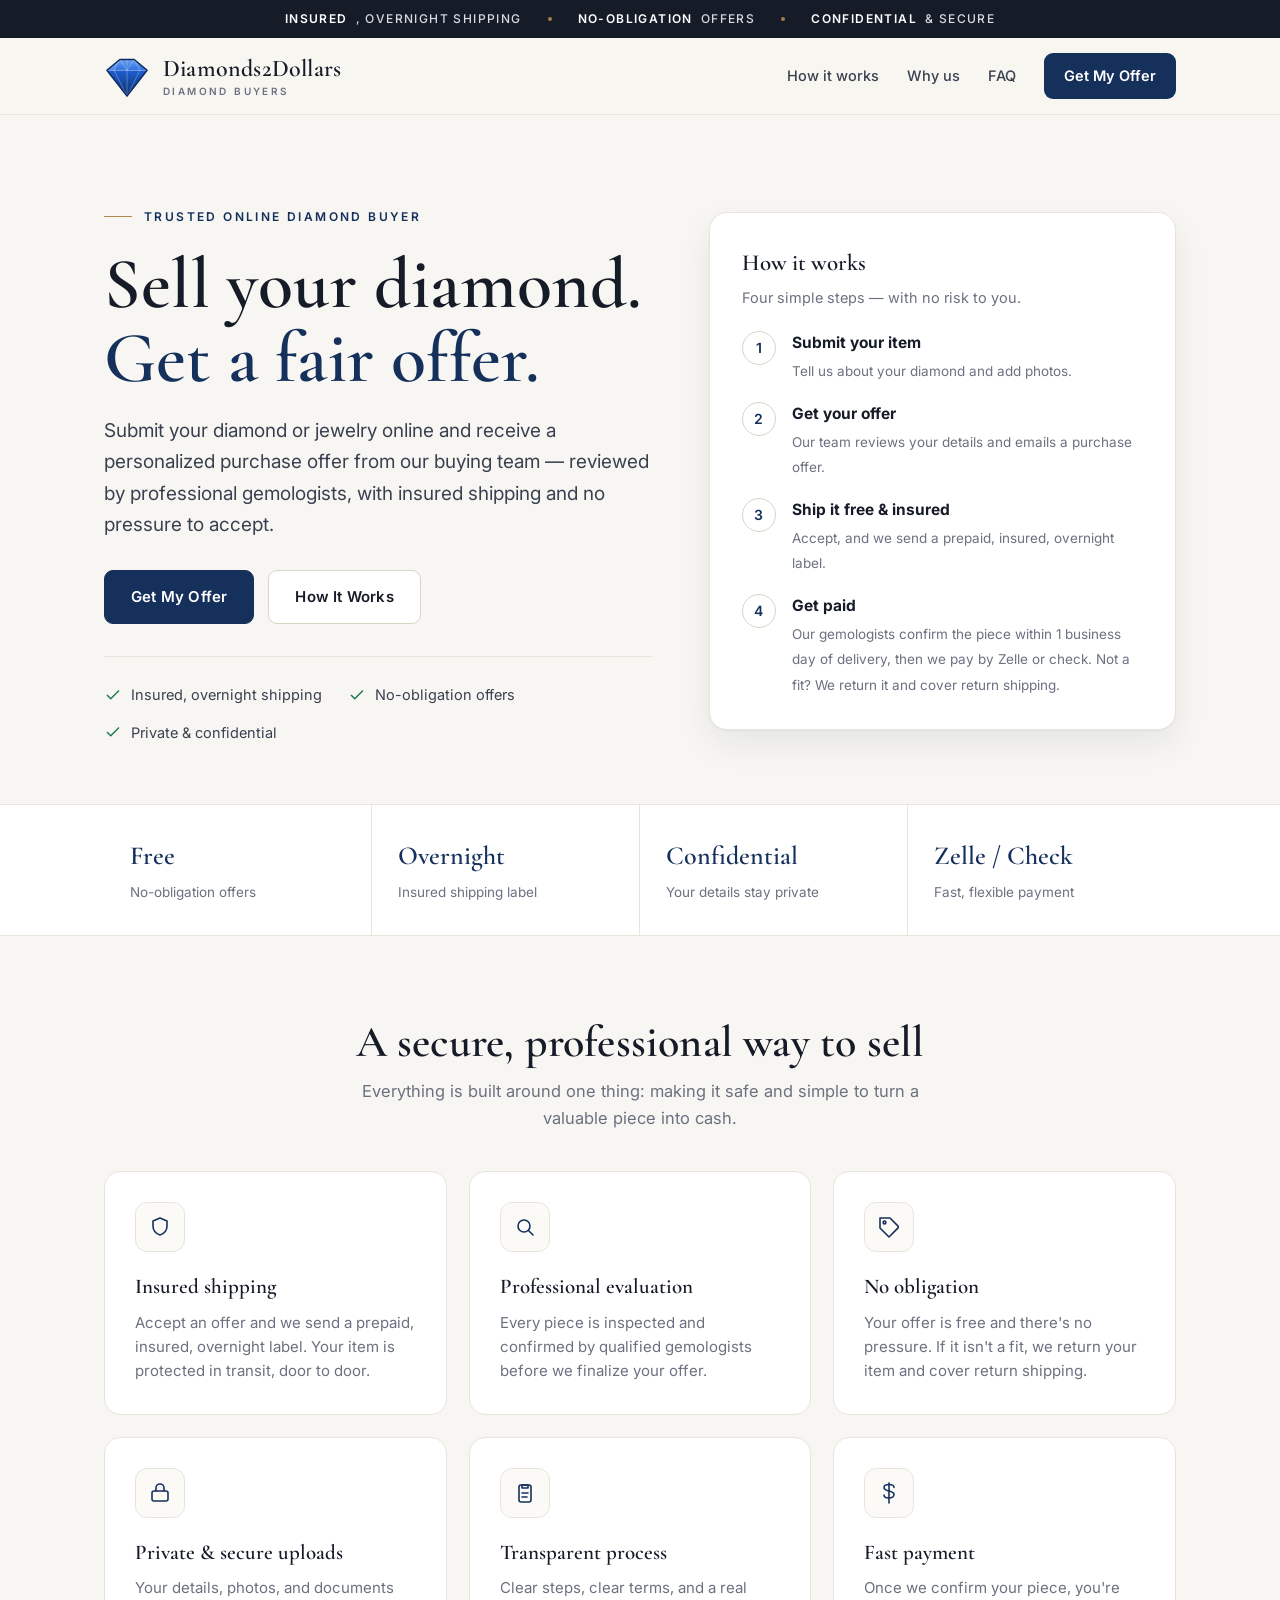
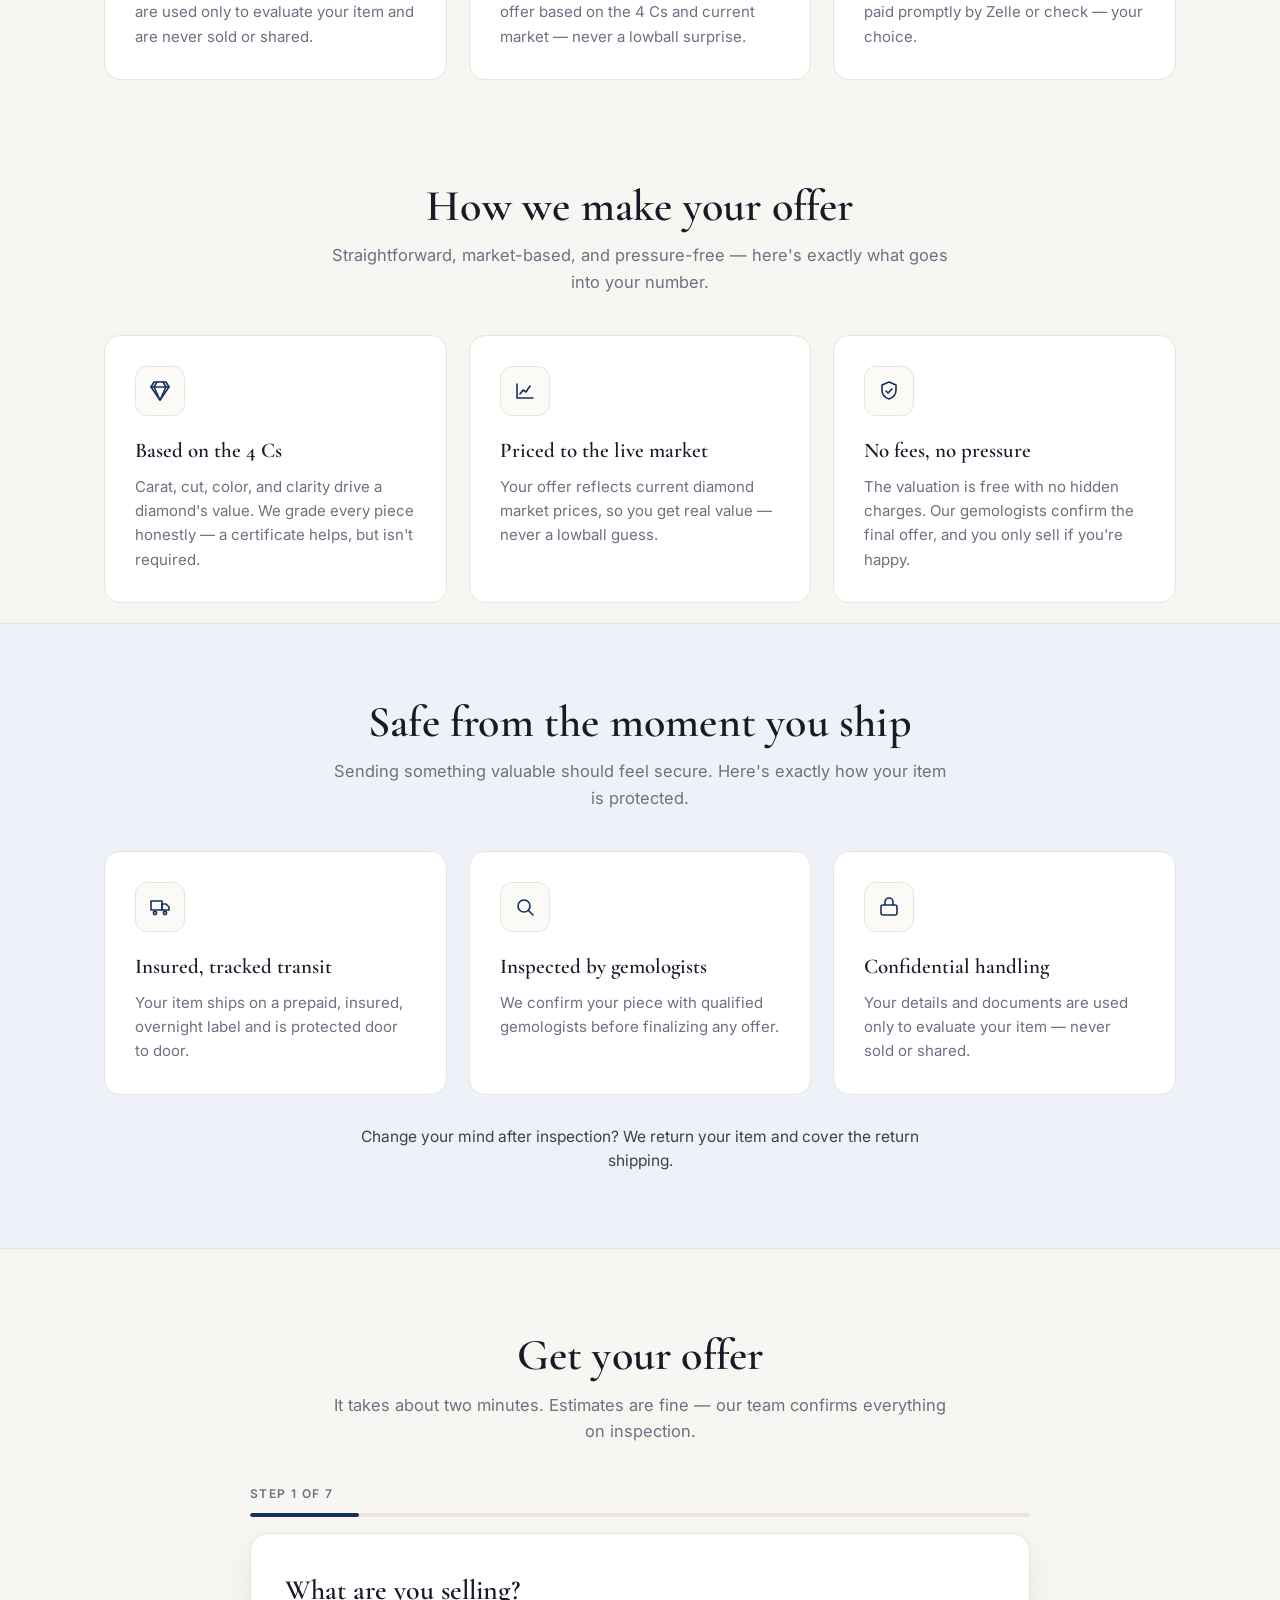
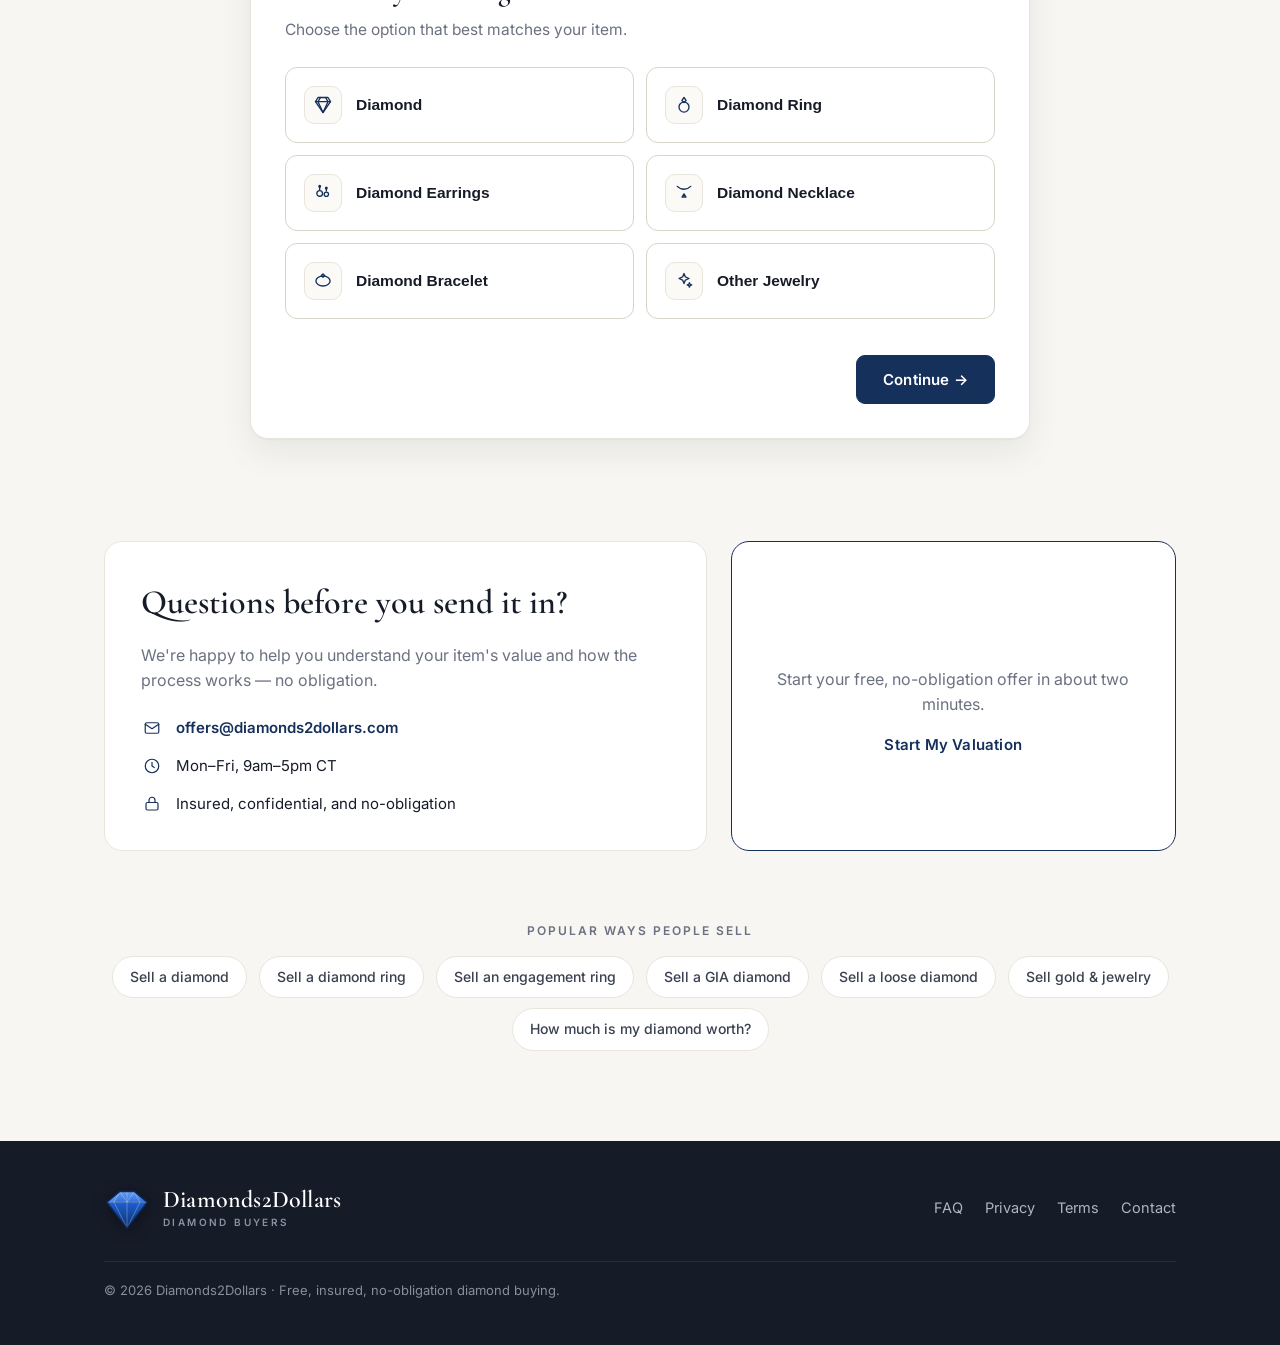
<file: index.html>
<!DOCTYPE html>
<html lang="en">
<head>
<meta charset="UTF-8">
<meta name="viewport" content="width=device-width, initial-scale=1.0">
<title>Sell Your Diamond Online — Get a Fair Offer | Diamonds2Dollars</title>
<meta name="description" content="Sell your diamond or jewelry online and receive a personalized purchase offer from our buying team. Free, no-obligation offers, insured overnight shipping, and payment by Zelle or check.">
<link rel="canonical" href="https://diamonds2dollars.com/">
<meta name="theme-color" content="#16305c">
<meta property="og:type" content="website">
<meta property="og:site_name" content="Diamonds2Dollars">
<meta property="og:title" content="Sell Your Diamond. Get a Fair Offer.">
<meta property="og:description" content="Submit your diamond or jewelry online and receive a personalized purchase offer from our buying team. Insured shipping, no-obligation offers.">
<meta property="og:url" content="https://diamonds2dollars.com/">
<meta property="og:image" content="https://diamonds2dollars.com/og.png">
<meta name="twitter:card" content="summary_large_image">
<meta name="twitter:title" content="Sell Your Diamond. Get a Fair Offer.">
<meta name="twitter:description" content="Submit your diamond or jewelry online and receive a personalized purchase offer from our buying team.">
<meta name="twitter:image" content="https://diamonds2dollars.com/og.png">
<link rel="icon" href="/favicon.svg" type="image/svg+xml">
<link rel="apple-touch-icon" href="/apple-touch-icon.png">
<link rel="manifest" href="/manifest.webmanifest">
<link rel="preconnect" href="https://fonts.googleapis.com">
<link rel="preconnect" href="https://fonts.gstatic.com" crossorigin>
<link href="https://fonts.googleapis.com/css2?family=Cormorant+Garamond:wght@500;600;700&family=Inter:wght@400;500;600;700&display=swap" rel="stylesheet">
<link rel="stylesheet" href="/styles.css">
<script type="application/ld+json">
{
  "@context": "https://schema.org",
  "@type": "Organization",
  "name": "Diamonds2Dollars",
  "url": "https://diamonds2dollars.com/",
  "logo": "https://diamonds2dollars.com/og.png",
  "email": "offers@diamonds2dollars.com",
  "description": "Online diamond and jewelry buying service. Submit your item for a free, no-obligation purchase offer.",
  "areaServed": "US",
  "contactPoint": { "@type": "ContactPoint", "contactType": "customer service", "email": "offers@diamonds2dollars.com", "availableLanguage": "English" }
}
</script>
</head>
<body>

<div class="topbar">
  <div class="wrap">
    <span class="fact"><b>Insured</b>, overnight shipping</span>
    <span class="sep"></span>
    <span class="fact"><b>No-obligation</b> offers</span>
    <span class="sep"></span>
    <span class="fact"><b>Confidential</b> &amp; secure</span>
  </div>
</div>

<header>
  <div class="wrap nav">
    <a class="brand" href="/">
      <div class="logo" aria-label="Diamonds2Dollars"><svg viewBox="0 0 64 64" role="img" aria-hidden="true"><defs><linearGradient id="d2dCrown" x1="0" y1="0" x2="0" y2="1"><stop offset="0" stop-color="#6ea0f0"/><stop offset="1" stop-color="#2b6fdd"/></linearGradient><linearGradient id="d2dPav" x1="0" y1="0" x2="0" y2="1"><stop offset="0" stop-color="#1e5fd0"/><stop offset="1" stop-color="#0c3170"/></linearGradient></defs><path d="M4,24 L22,9 L42,9 L60,24 Z" fill="url(#d2dCrown)"/><path d="M4,24 L60,24 L32,60 Z" fill="url(#d2dPav)"/><path d="M4,24 L22,9 L14,24 Z" fill="#ffffff" fill-opacity=".14"/><g fill="none" stroke="#ffffff" stroke-opacity=".38" stroke-width="1" stroke-linejoin="round"><path d="M4,24 L60,24"/><path d="M22,9 L42,9"/><path d="M22,9 L14,24"/><path d="M42,9 L50,24"/><path d="M32,9 L32,24"/><path d="M22,9 L32,24"/><path d="M42,9 L32,24"/><path d="M14,24 L32,60"/><path d="M32,24 L32,60"/><path d="M50,24 L32,60"/></g><path d="M4,24 L22,9 L42,9 L60,24 L32,60 Z" fill="none" stroke="#0c2a60" stroke-width="2" stroke-linejoin="round"/></svg></div>
      <div>Diamonds2Dollars<small>Diamond Buyers</small></div>
    </a>
    <nav class="nav-links">
      <a href="#how">How it works</a>
      <a href="#why">Why us</a>
      <a href="/faq.html">FAQ</a>
      <span data-phone-only hidden><a data-tel class="nav-phone">Call <span data-cfg="phone"></span></a></span>
      <a class="cta" href="#valuation">Get My Offer</a>
    </nav>
  </div>
</header>

<!-- HERO -->
<section class="hero">
  <div class="wrap hero-grid">
    <div>
      <span class="eyebrow">Trusted online diamond buyer</span>
      <h1>Sell your diamond. <span>Get a fair offer.</span></h1>
      <p class="lede">Submit your diamond or jewelry online and receive a personalized purchase offer from our buying team — reviewed by professional gemologists, with insured shipping and no pressure to accept.</p>
      <div class="hero-cta">
        <a class="btn btn-gold" href="#valuation">Get My Offer</a>
        <a class="btn btn-ghost" href="#how">How It Works</a>
      </div>
      <div class="assur">
        <div class="a"><svg viewBox="0 0 24 24"><path d="M20 6L9 17l-5-5"/></svg> Insured, overnight shipping</div>
        <div class="a"><svg viewBox="0 0 24 24"><path d="M20 6L9 17l-5-5"/></svg> No-obligation offers</div>
        <div class="a"><svg viewBox="0 0 24 24"><path d="M20 6L9 17l-5-5"/></svg> Private &amp; confidential</div>
      </div>
    </div>

    <div class="hero-card" id="how">
      <h3>How it works</h3>
      <p>Four simple steps — with no risk to you.</p>
      <div class="steps">
        <div class="step"><div class="n">1</div><div><b>Submit your item</b><small>Tell us about your diamond and add photos.</small></div></div>
        <div class="step"><div class="n">2</div><div><b>Get your offer</b><small>Our team reviews your details and emails a purchase offer.</small></div></div>
        <div class="step"><div class="n">3</div><div><b>Ship it free &amp; insured</b><small>Accept, and we send a prepaid, insured, overnight label.</small></div></div>
        <div class="step"><div class="n">4</div><div><b>Get paid</b><small>Our gemologists confirm the piece within 1 business day of delivery, then we pay by Zelle or check. Not a fit? We return it and cover return shipping.</small></div></div>
      </div>
    </div>
  </div>
</section>

<div class="strip">
  <div class="wrap">
    <div class="stat"><b>Free</b><span>No-obligation offers</span></div>
    <div class="stat"><b>Overnight</b><span>Insured shipping label</span></div>
    <div class="stat"><b>Confidential</b><span>Your details stay private</span></div>
    <div class="stat"><b>Zelle / Check</b><span>Fast, flexible payment</span></div>
  </div>
</div>

<!-- WHY SELL TO US -->
<section class="trust-section" id="why">
  <div class="wrap">
    <div class="section-head">
      <h2>A secure, professional way to sell</h2>
      <p>Everything is built around one thing: making it safe and simple to turn a valuable piece into cash.</p>
    </div>
    <div class="trust-grid">
      <div class="trust-card"><div class="tic"><svg viewBox="0 0 24 24"><path d="M12 3l7 3v5c0 4.5-3 7.6-7 9-4-1.4-7-4.5-7-9V6l7-3z"/></svg></div><h3>Insured shipping</h3><p>Accept an offer and we send a prepaid, insured, overnight label. Your item is protected in transit, door to door.</p></div>
      <div class="trust-card"><div class="tic"><svg viewBox="0 0 24 24"><circle cx="11" cy="11" r="6"/><path d="M20 20l-4.5-4.5"/></svg></div><h3>Professional evaluation</h3><p>Every piece is inspected and confirmed by qualified gemologists before we finalize your offer.</p></div>
      <div class="trust-card"><div class="tic"><svg viewBox="0 0 24 24"><path d="M20.6 13.4L12 22l-9-9V3h10l7.6 7.6a2 2 0 0 1 0 2.8z"/><circle cx="7.5" cy="7.5" r="1.4"/></svg></div><h3>No obligation</h3><p>Your offer is free and there's no pressure. If it isn't a fit, we return your item and cover return shipping.</p></div>
      <div class="trust-card"><div class="tic"><svg viewBox="0 0 24 24"><rect x="4" y="10" width="16" height="10" rx="2"/><path d="M8 10V7a4 4 0 0 1 8 0v3"/></svg></div><h3>Private &amp; secure uploads</h3><p>Your details, photos, and documents are used only to evaluate your item and are never sold or shared.</p></div>
      <div class="trust-card"><div class="tic"><svg viewBox="0 0 24 24"><rect x="6" y="4" width="12" height="17" rx="2"/><path d="M9 4h6v3H9z"/><path d="M9 12h6M9 16h5"/></svg></div><h3>Transparent process</h3><p>Clear steps, clear terms, and a real offer based on the 4 Cs and current market — never a lowball surprise.</p></div>
      <div class="trust-card"><div class="tic"><svg viewBox="0 0 24 24"><path d="M12 2v20"/><path d="M17 6.5C17 4.6 14.8 3.5 12 3.5S7 4.6 7 6.5 9.2 9.4 12 10s5 1.5 5 3.5-2.2 3.5-5 3.5-5-1.1-5-3"/></svg></div><h3>Fast payment</h3><p>Once we confirm your piece, you're paid promptly by Zelle or check — your choice.</p></div>
    </div>
  </div>
</section>

<!-- HOW WE MAKE YOUR OFFER -->
<section class="offer-section">
  <div class="wrap">
    <div class="section-head">
      <h2>How we make your offer</h2>
      <p>Straightforward, market-based, and pressure-free — here's exactly what goes into your number.</p>
    </div>
    <div class="offer-grid">
      <div class="offer-card"><div class="ic"><svg viewBox="0 0 24 24"><path d="M6 3h12l3 5-9 13L3 8z"/><path d="M3 8h18M9 3L6 8l6 13 6-13-3-5"/></svg></div><h3>Based on the 4 Cs</h3><p>Carat, cut, color, and clarity drive a diamond's value. We grade every piece honestly &mdash; a certificate helps, but isn't required.</p></div>
      <div class="offer-card"><div class="ic"><svg viewBox="0 0 24 24"><path d="M4 19V5M4 19h16"/><path d="M7 15l3-4 3 2 4-6"/></svg></div><h3>Priced to the live market</h3><p>Your offer reflects current diamond market prices, so you get real value &mdash; never a lowball guess.</p></div>
      <div class="offer-card"><div class="ic"><svg viewBox="0 0 24 24"><path d="M12 3l7 3v5c0 4.5-3 7.6-7 9-4-1.4-7-4.5-7-9V6l7-3z"/><path d="M9 12l2 2 4-4"/></svg></div><h3>No fees, no pressure</h3><p>The valuation is free with no hidden charges. Our gemologists confirm the final offer, and you only sell if you're happy.</p></div>
    </div>
  </div>
</section>

<!-- HOW WE KEEP YOUR ITEM SAFE -->
<section class="safe-section">
  <div class="wrap">
    <div class="section-head">
      <h2>Safe from the moment you ship</h2>
      <p>Sending something valuable should feel secure. Here's exactly how your item is protected.</p>
    </div>
    <div class="trust-grid">
      <div class="trust-card"><div class="tic"><svg viewBox="0 0 24 24"><path d="M3 6h11v9H3z"/><path d="M14 9h4l3 3v3h-7z"/><circle cx="7" cy="18" r="1.6"/><circle cx="17" cy="18" r="1.6"/></svg></div><h3>Insured, tracked transit</h3><p>Your item ships on a prepaid, insured, overnight label and is protected door to door.</p></div>
      <div class="trust-card"><div class="tic"><svg viewBox="0 0 24 24"><circle cx="11" cy="11" r="6"/><path d="M20 20l-4.5-4.5"/></svg></div><h3>Inspected by gemologists</h3><p>We confirm your piece with qualified gemologists before finalizing any offer.</p></div>
      <div class="trust-card"><div class="tic"><svg viewBox="0 0 24 24"><rect x="4" y="10" width="16" height="10" rx="2"/><path d="M8 10V7a4 4 0 0 1 8 0v3"/></svg></div><h3>Confidential handling</h3><p>Your details and documents are used only to evaluate your item — never sold or shared.</p></div>
    </div>
    <p class="safe-foot">Change your mind after inspection? We return your item and cover the return shipping.</p>
  </div>
</section>

<!-- SUBMISSION WIZARD -->
<section class="form-section" id="valuation" style="padding:82px 0 20px">
  <div class="wrap">
    <div class="section-head">
      <h2>Get your offer</h2>
      <p>It takes about two minutes. Estimates are fine — our team confirms everything on inspection.</p>
    </div>
    <div id="wizard" class="wizard">
      <noscript><p class="wz-noscript">Please enable JavaScript to use the submission form, or email us at <a href="mailto:offers@diamonds2dollars.com">offers@diamonds2dollars.com</a>.</p></noscript>
    </div>
  </div>
</section>

<!-- TESTIMONIALS — hidden until real, attributed reviews are supplied.
     Do NOT publish invented reviews. Add real ones inside .review-grid and
     remove the `hidden` attribute to make this section live. -->
<section class="reviews-section" id="reviews" hidden>
  <div class="wrap">
    <div class="section-head"><h2>What sellers say</h2><p>Real experiences from people who sold to us.</p></div>
    <div class="review-grid"></div>
  </div>
</section>

<!-- CONTACT / COMPANY -->
<section class="contact-section" id="contact">
  <div class="wrap contact-grid">
    <div>
      <h2>Questions before you send it in?</h2>
      <p>We're happy to help you understand your item's value and how the process works — no obligation.</p>
      <ul class="contact-list">
        <li><span class="cl-ic"><svg viewBox="0 0 24 24"><rect x="3" y="5" width="18" height="14" rx="2"/><path d="M3 7l9 6 9-6"/></svg></span> <a data-mailto href="mailto:offers@diamonds2dollars.com"><span data-cfg="email">offers@diamonds2dollars.com</span></a></li>
        <li data-phone-only hidden><span class="cl-ic"><svg viewBox="0 0 24 24"><path d="M5 4h4l2 5-3 2a12 12 0 0 0 5 5l2-3 5 2v4a2 2 0 0 1-2 2A16 16 0 0 1 3 6a2 2 0 0 1 2-2z"/></svg></span> <a data-tel href="#"><span data-cfg="phone"></span></a></li>
        <li><span class="cl-ic"><svg viewBox="0 0 24 24"><circle cx="12" cy="12" r="9"/><path d="M12 7v5l3 2"/></svg></span> <span data-cfg="hours">Mon–Fri, 9am–5pm CT</span></li>
        <li><span class="cl-ic"><svg viewBox="0 0 24 24"><rect x="4" y="10" width="16" height="10" rx="2"/><path d="M8 10V7a4 4 0 0 1 8 0v3"/></svg></span> Insured, confidential, and no-obligation</li>
      </ul>
    </div>
    <div class="contact-cta">
      <h3>Ready when you are</h3>
      <p>Start your free, no-obligation offer in about two minutes.</p>
      <a class="btn btn-gold" href="#valuation">Start My Valuation</a>
    </div>
  </div>
</section>

<section class="links-section">
  <div class="wrap">
    <h2 class="links-title">Popular ways people sell</h2>
    <div class="links-row">
      <a href="/sell-diamond.html">Sell a diamond</a>
      <a href="/sell-diamond-ring.html">Sell a diamond ring</a>
      <a href="/sell-engagement-ring.html">Sell an engagement ring</a>
      <a href="/sell-gia-diamond.html">Sell a GIA diamond</a>
      <a href="/sell-loose-diamond.html">Sell a loose diamond</a>
      <a href="/sell-gold-jewelry.html">Sell gold &amp; jewelry</a>
      <a href="/how-much-is-my-diamond-worth.html">How much is my diamond worth?</a>
    </div>
  </div>
</section>

<footer>
  <div class="wrap foot-grid">
    <a class="brand" href="/"><div class="logo" aria-label="Diamonds2Dollars"><svg viewBox="0 0 64 64" role="img" aria-hidden="true"><defs><linearGradient id="d2dCrownF" x1="0" y1="0" x2="0" y2="1"><stop offset="0" stop-color="#6ea0f0"/><stop offset="1" stop-color="#2b6fdd"/></linearGradient><linearGradient id="d2dPavF" x1="0" y1="0" x2="0" y2="1"><stop offset="0" stop-color="#1e5fd0"/><stop offset="1" stop-color="#0c3170"/></linearGradient></defs><path d="M4,24 L22,9 L42,9 L60,24 Z" fill="url(#d2dCrownF)"/><path d="M4,24 L60,24 L32,60 Z" fill="url(#d2dPavF)"/><path d="M4,24 L22,9 L14,24 Z" fill="#ffffff" fill-opacity=".14"/><g fill="none" stroke="#ffffff" stroke-opacity=".38" stroke-width="1" stroke-linejoin="round"><path d="M4,24 L60,24"/><path d="M22,9 L42,9"/><path d="M22,9 L14,24"/><path d="M42,9 L50,24"/><path d="M32,9 L32,24"/><path d="M22,9 L32,24"/><path d="M42,9 L32,24"/><path d="M14,24 L32,60"/><path d="M32,24 L32,60"/><path d="M50,24 L32,60"/></g><path d="M4,24 L22,9 L42,9 L60,24 L32,60 Z" fill="none" stroke="#0c2a60" stroke-width="2" stroke-linejoin="round"/></svg></div><div>Diamonds2Dollars<small>Diamond Buyers</small></div></a>
    <div class="foot-links">
      <a href="/faq.html">FAQ</a>
      <a href="/privacy.html">Privacy</a>
      <a href="/terms.html">Terms</a>
      <a data-mailto href="mailto:offers@diamonds2dollars.com">Contact</a>
    </div>
    <div>&copy; <span id="yr"></span> Diamonds2Dollars &middot; Free, insured, no-obligation diamond buying.</div>
  </div>
</footer>

<script>
  document.querySelectorAll('a[href^="#"]').forEach(function (a) {
    a.addEventListener('click', function (e) {
      var id = a.getAttribute('href').slice(1);
      var t = document.getElementById(id);
      if (t) { e.preventDefault(); t.scrollIntoView({ behavior: 'smooth', block: 'start' }); }
    });
  });
</script>
<script src="/config.js"></script>
<script src="/wizard.js"></script>
</body>
</html>
</file>
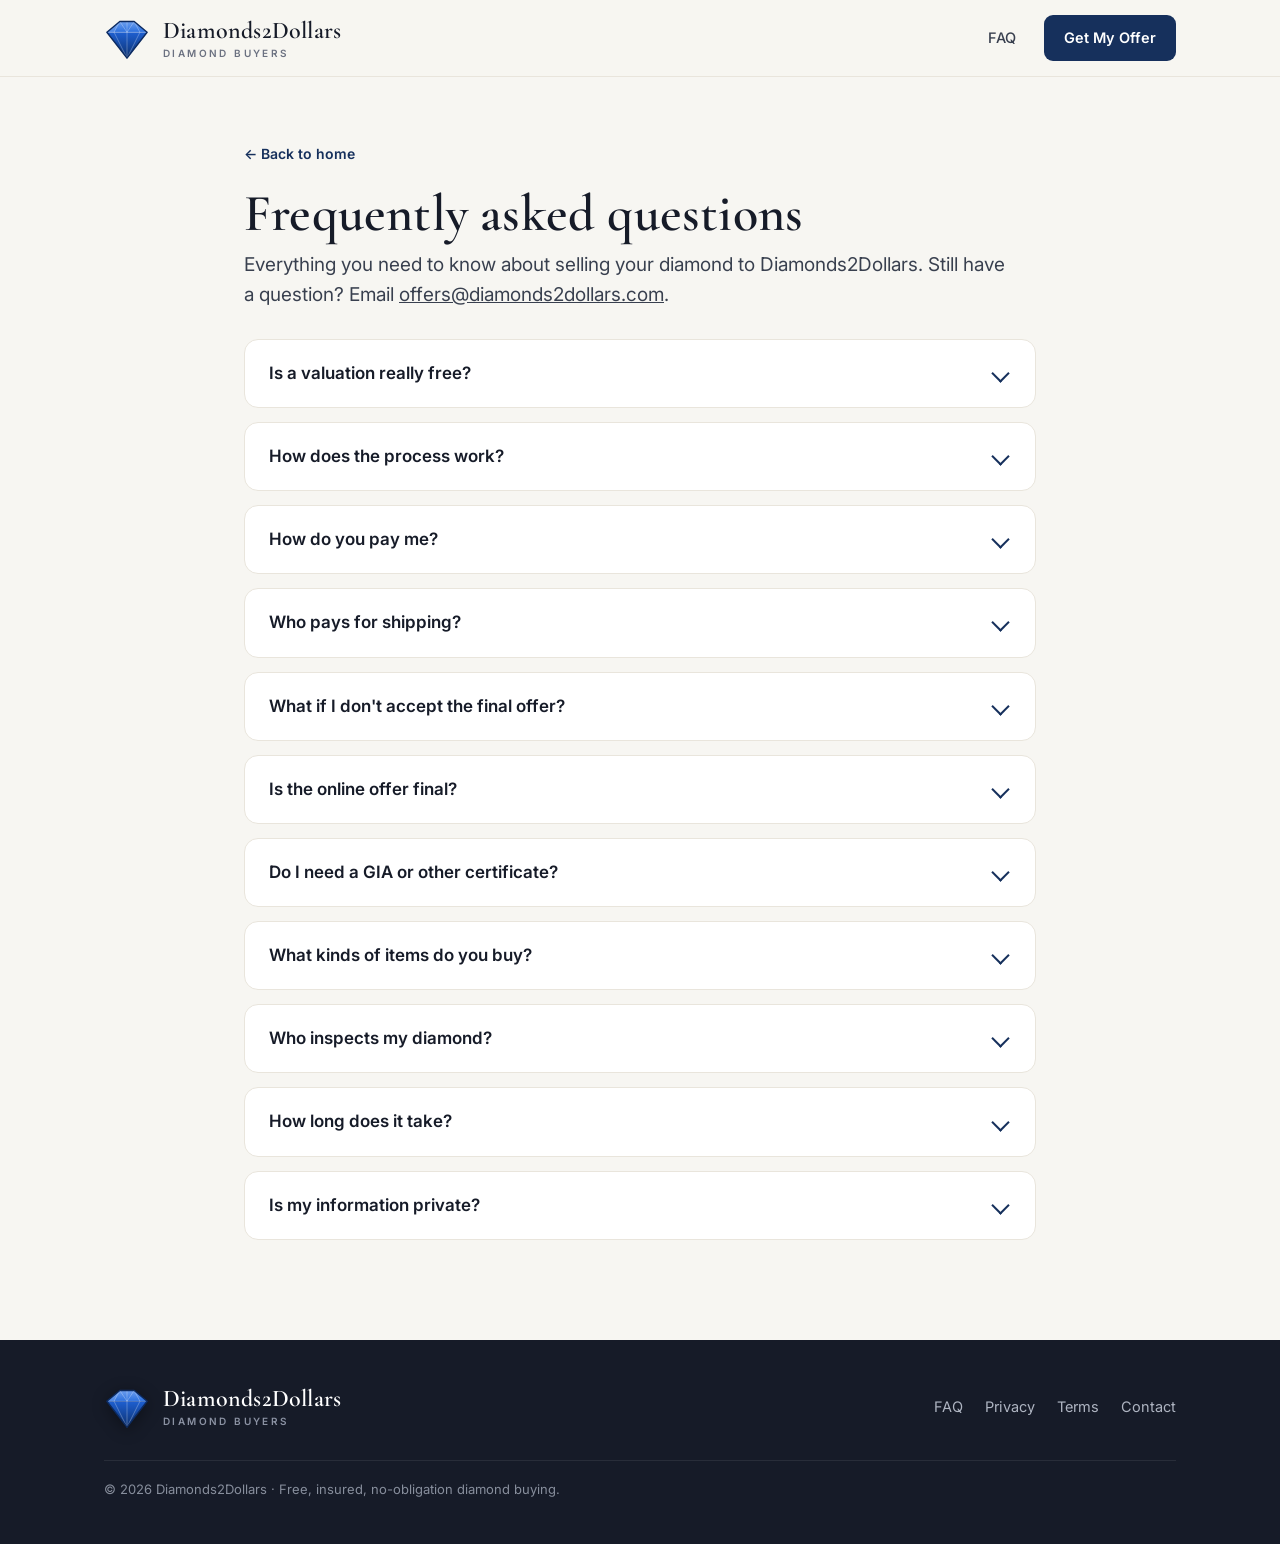
<file: faq.html>
<!DOCTYPE html>
<html lang="en">
<head>
<meta charset="UTF-8">
<meta name="viewport" content="width=device-width, initial-scale=1.0">
<title>FAQ — Diamonds2Dollars</title>
<meta name="description" content="Answers about selling your diamond to Diamonds2Dollars: free valuations, insured shipping, payment by Zelle or check, and our risk-free return policy.">
<link rel="canonical" href="https://diamonds2dollars.com/faq.html">
<meta property="og:type" content="website">
<meta property="og:site_name" content="Diamonds2Dollars">
<meta property="og:title" content="FAQ — Diamonds2Dollars">
<meta property="og:description" content="Answers about selling your diamond to Diamonds2Dollars: free valuations, insured shipping, payment by Zelle or check, and our risk-free return policy.">
<meta property="og:url" content="https://diamonds2dollars.com/faq.html">
<meta property="og:image" content="https://diamonds2dollars.com/og.png">
<meta name="twitter:card" content="summary_large_image">
<meta name="twitter:image" content="https://diamonds2dollars.com/og.png">
<meta name="theme-color" content="#16305c">
<link rel="icon" href="/favicon.svg" type="image/svg+xml">
<link rel="apple-touch-icon" href="/apple-touch-icon.png">
<link rel="manifest" href="/manifest.webmanifest">
<link rel="preconnect" href="https://fonts.googleapis.com">
<link rel="preconnect" href="https://fonts.gstatic.com" crossorigin>
<link href="https://fonts.googleapis.com/css2?family=Cormorant+Garamond:wght@500;600;700&family=Inter:wght@400;500;600;700&display=swap" rel="stylesheet">
<link rel="stylesheet" href="/styles.css">
</head>
<body>
<header>
  <div class="wrap nav">
    <a class="brand" href="/">
      <div class="logo" aria-label="Diamonds2Dollars"><svg viewBox="0 0 64 64" role="img" aria-hidden="true"><defs><linearGradient id="d2dCrown" x1="0" y1="0" x2="0" y2="1"><stop offset="0" stop-color="#6ea0f0"/><stop offset="1" stop-color="#2b6fdd"/></linearGradient><linearGradient id="d2dPav" x1="0" y1="0" x2="0" y2="1"><stop offset="0" stop-color="#1e5fd0"/><stop offset="1" stop-color="#0c3170"/></linearGradient></defs><path d="M4,24 L22,9 L42,9 L60,24 Z" fill="url(#d2dCrown)"/><path d="M4,24 L60,24 L32,60 Z" fill="url(#d2dPav)"/><path d="M4,24 L22,9 L14,24 Z" fill="#ffffff" fill-opacity=".14"/><g fill="none" stroke="#ffffff" stroke-opacity=".38" stroke-width="1" stroke-linejoin="round"><path d="M4,24 L60,24"/><path d="M22,9 L42,9"/><path d="M22,9 L14,24"/><path d="M42,9 L50,24"/><path d="M32,9 L32,24"/><path d="M22,9 L32,24"/><path d="M42,9 L32,24"/><path d="M14,24 L32,60"/><path d="M32,24 L32,60"/><path d="M50,24 L32,60"/></g><path d="M4,24 L22,9 L42,9 L60,24 L32,60 Z" fill="none" stroke="#0c2a60" stroke-width="2" stroke-linejoin="round"/></svg></div>
      <div>Diamonds2Dollars<small>Diamond Buyers</small></div>
    </a>
    <div class="nav-links">
      <a href="/faq.html">FAQ</a>
      <a class="cta" href="/#valuation">Get My Offer</a>
    </div>
  </div>
</header>
<section class="page">
  <div class="wrap">
    <a class="back" href="/">&larr; Back to home</a>
    <h1>Frequently asked questions</h1>
    <p class="lead">Everything you need to know about selling your diamond to Diamonds2Dollars. Still have a question? Email <a href="mailto:offers@diamonds2dollars.com">offers@diamonds2dollars.com</a>.</p>
    <div class="faq">
      <details>
        <summary>Is a valuation really free?</summary>
        <div class="a"><p>Yes. Submitting your diamond for a valuation is completely free and carries no obligation. You only sell if you're happy with our final offer.</p></div>
      </details>
      <details>
        <summary>How does the process work?</summary>
        <div class="a"><p>Four steps: (1) submit the form with your details and photos; (2) we review it and email you a cash offer; (3) if you accept, we send you a prepaid, insured shipping label; (4) our gemologists confirm the piece and we pay you. If you don't like the final offer, we send it back and pay the return shipping.</p></div>
      </details>
      <details>
        <summary>How do you pay me?</summary>
        <div class="a"><p>We pay by <strong>Zelle</strong> or <strong>check</strong> &mdash; your choice &mdash; after we receive your item and confirm it matches what was described.</p></div>
      </details>
      <details>
        <summary>Who pays for shipping?</summary>
        <div class="a"><p>We do. Once you accept an offer, we email you a <strong>prepaid, fully insured</strong> shipping label, so it costs you nothing and your item is protected in transit.</p></div>
      </details>
      <details>
        <summary>What if I don't accept the final offer?</summary>
        <div class="a"><p>No problem and no cost. If our final offer changes after inspection and you'd rather keep your item, we return it to you and <strong>pay the return shipping</strong> ourselves.</p></div>
      </details>
      <details>
        <summary>Is the online offer final?</summary>
        <div class="a"><p>The offer we email is based on the details and photos you provide. We confirm the final offer once our gemologists inspect the piece in person. If anything differs from the description, we'll let you know &mdash; and you're always free to decline.</p></div>
      </details>
      <details>
        <summary>Do I need a GIA or other certificate?</summary>
        <div class="a"><p>No. A lab certificate (GIA, IGI, AGS, etc.) helps us give a more precise offer, but it isn't required. If you don't have one, just choose &ldquo;Not sure&rdquo; on the form and our gemologists will assess it.</p></div>
      </details>
      <details>
        <summary>What kinds of items do you buy?</summary>
        <div class="a"><p>Diamonds of all shapes and sizes &mdash; loose stones or diamonds set in rings, earrings, necklaces, pendants, and bracelets. When in doubt, submit it and we'll take a look.</p></div>
      </details>
      <details>
        <summary>Who inspects my diamond?</summary>
        <div class="a"><p>Every piece is inspected and confirmed by professional gemologists at our California facility before we finalize your offer and pay you.</p></div>
      </details>
      <details>
        <summary>How long does it take?</summary>
        <div class="a"><p>Every shipping label we send is <strong>insured and overnight</strong>. Once your item is delivered to our California office, our gemologists confirm it and we send your offer within <strong>1 business day</strong>.</p></div>
      </details>
      <details>
        <summary>Is my information private?</summary>
        <div class="a"><p>Yes. Your details and photos are used only to evaluate your item and communicate with you. See our <a href="/privacy.html">Privacy Policy</a> for the full details.</p></div>
      </details>
    </div>
  </div>
</section>
<footer>
  <div class="wrap foot-grid">
    <a class="brand" href="/"><div class="logo" aria-label="Diamonds2Dollars"><svg viewBox="0 0 64 64" role="img" aria-hidden="true"><defs><linearGradient id="d2dCrown" x1="0" y1="0" x2="0" y2="1"><stop offset="0" stop-color="#6ea0f0"/><stop offset="1" stop-color="#2b6fdd"/></linearGradient><linearGradient id="d2dPav" x1="0" y1="0" x2="0" y2="1"><stop offset="0" stop-color="#1e5fd0"/><stop offset="1" stop-color="#0c3170"/></linearGradient></defs><path d="M4,24 L22,9 L42,9 L60,24 Z" fill="url(#d2dCrown)"/><path d="M4,24 L60,24 L32,60 Z" fill="url(#d2dPav)"/><path d="M4,24 L22,9 L14,24 Z" fill="#ffffff" fill-opacity=".14"/><g fill="none" stroke="#ffffff" stroke-opacity=".38" stroke-width="1" stroke-linejoin="round"><path d="M4,24 L60,24"/><path d="M22,9 L42,9"/><path d="M22,9 L14,24"/><path d="M42,9 L50,24"/><path d="M32,9 L32,24"/><path d="M22,9 L32,24"/><path d="M42,9 L32,24"/><path d="M14,24 L32,60"/><path d="M32,24 L32,60"/><path d="M50,24 L32,60"/></g><path d="M4,24 L22,9 L42,9 L60,24 L32,60 Z" fill="none" stroke="#0c2a60" stroke-width="2" stroke-linejoin="round"/></svg></div><div>Diamonds2Dollars<small>Diamond Buyers</small></div></a>
    <div class="foot-links">
      <a href="/faq.html">FAQ</a>
      <a href="/privacy.html">Privacy</a>
      <a href="/terms.html">Terms</a>
      <a href="mailto:offers@diamonds2dollars.com">Contact</a>
    </div>
    <div>&copy; <span id="yr"></span> Diamonds2Dollars &middot; Free, insured, no-obligation diamond buying.</div>
  </div>
</footer>
<script src="/config.js"></script>
</body>
</html>
</file>
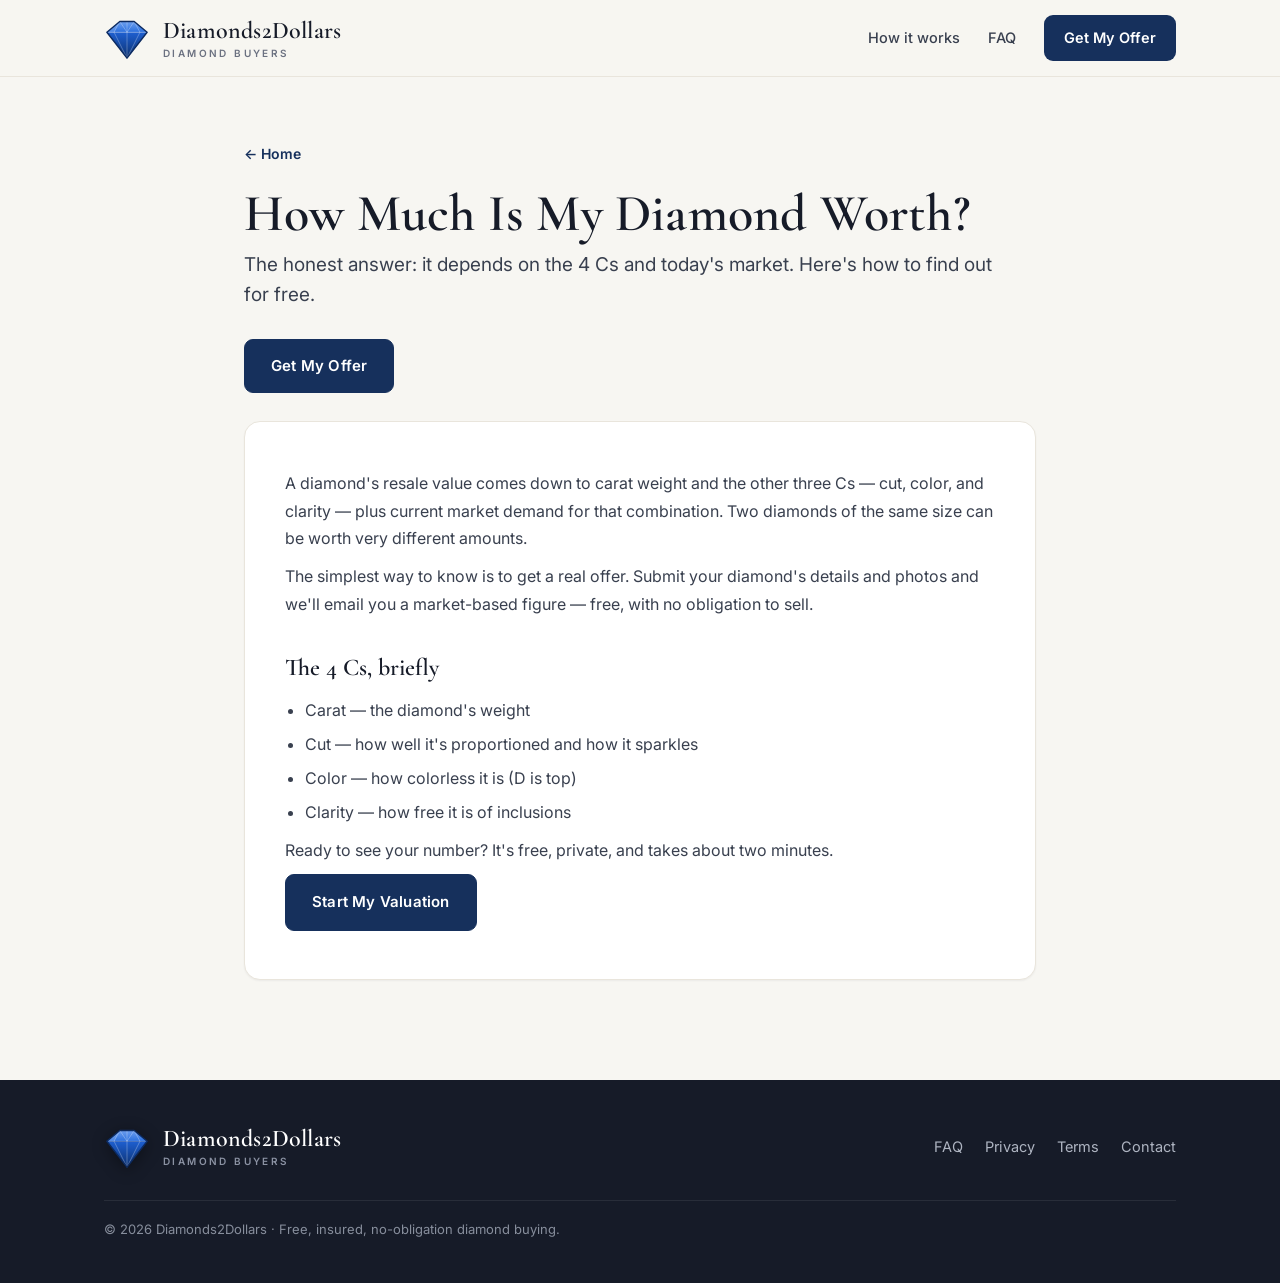
<file: how-much-is-my-diamond-worth.html>
<!DOCTYPE html>
<html lang="en">
<head>
<meta charset="UTF-8">
<meta name="viewport" content="width=device-width, initial-scale=1.0">
<title>How Much Is My Diamond Worth? | Diamonds2Dollars</title>
<meta name="description" content="Find out what your diamond is worth. Submit the details for a free, no-obligation offer based on the 4 Cs and the current market.">
<link rel="canonical" href="https://diamonds2dollars.com/how-much-is-my-diamond-worth.html">
<meta property="og:type" content="website">
<meta property="og:site_name" content="Diamonds2Dollars">
<meta property="og:title" content="How Much Is My Diamond Worth? | Diamonds2Dollars">
<meta property="og:description" content="Find out what your diamond is worth. Submit the details for a free, no-obligation offer based on the 4 Cs and the current market.">
<meta property="og:url" content="https://diamonds2dollars.com/how-much-is-my-diamond-worth.html">
<meta property="og:image" content="https://diamonds2dollars.com/og.png">
<meta name="twitter:card" content="summary_large_image">
<meta name="twitter:image" content="https://diamonds2dollars.com/og.png">
<meta name="theme-color" content="#16305c">
<link rel="icon" href="/favicon.svg" type="image/svg+xml">
<link rel="apple-touch-icon" href="/apple-touch-icon.png">
<link rel="manifest" href="/manifest.webmanifest">
<link rel="preconnect" href="https://fonts.googleapis.com">
<link rel="preconnect" href="https://fonts.gstatic.com" crossorigin>
<link href="https://fonts.googleapis.com/css2?family=Cormorant+Garamond:wght@500;600;700&family=Inter:wght@400;500;600;700&display=swap" rel="stylesheet">
<link rel="stylesheet" href="/styles.css">
<script type="application/ld+json">{"@context":"https://schema.org","@type":"WebPage","name":"How Much Is My Diamond Worth? | Diamonds2Dollars","description":"Find out what your diamond is worth. Submit the details for a free, no-obligation offer based on the 4 Cs and the current market.","url":"https://diamonds2dollars.com/how-much-is-my-diamond-worth.html","publisher":{"@type":"Organization","name":"Diamonds2Dollars","url":"https://diamonds2dollars.com/"}}</script>
</head>
<body>
<header>
  <div class="wrap nav">
    <a class="brand" href="/">
      <div class="logo" aria-label="Diamonds2Dollars"><svg viewBox="0 0 64 64" role="img" aria-hidden="true"><defs><linearGradient id="d2dCrown" x1="0" y1="0" x2="0" y2="1"><stop offset="0" stop-color="#6ea0f0"/><stop offset="1" stop-color="#2b6fdd"/></linearGradient><linearGradient id="d2dPav" x1="0" y1="0" x2="0" y2="1"><stop offset="0" stop-color="#1e5fd0"/><stop offset="1" stop-color="#0c3170"/></linearGradient></defs><path d="M4,24 L22,9 L42,9 L60,24 Z" fill="url(#d2dCrown)"/><path d="M4,24 L60,24 L32,60 Z" fill="url(#d2dPav)"/><path d="M4,24 L22,9 L14,24 Z" fill="#ffffff" fill-opacity=".14"/><g fill="none" stroke="#ffffff" stroke-opacity=".38" stroke-width="1" stroke-linejoin="round"><path d="M4,24 L60,24"/><path d="M22,9 L42,9"/><path d="M22,9 L14,24"/><path d="M42,9 L50,24"/><path d="M32,9 L32,24"/><path d="M22,9 L32,24"/><path d="M42,9 L32,24"/><path d="M14,24 L32,60"/><path d="M32,24 L32,60"/><path d="M50,24 L32,60"/></g><path d="M4,24 L22,9 L42,9 L60,24 L32,60 Z" fill="none" stroke="#0c2a60" stroke-width="2" stroke-linejoin="round"/></svg></div>
      <div>Diamonds2Dollars<small>Diamond Buyers</small></div>
    </a>
    <nav class="nav-links">
      <a href="/#how">How it works</a>
      <a href="/faq.html">FAQ</a>
      <a class="cta" href="/#valuation">Get My Offer</a>
    </nav>
  </div>
</header>
<section class="page">
  <div class="wrap">
    <a class="back" href="/">&larr; Home</a>
    <h1>How Much Is My Diamond Worth?</h1>
    <p class="lead">The honest answer: it depends on the 4 Cs and today's market. Here's how to find out for free.</p>
    <a class="btn btn-gold" href="/#valuation">Get My Offer</a>
    <div class="prose" style="margin-top:28px">
      <p>A diamond's resale value comes down to carat weight and the other three Cs — cut, color, and clarity — plus current market demand for that combination. Two diamonds of the same size can be worth very different amounts.</p>
      <p>The simplest way to know is to get a real offer. Submit your diamond's details and photos and we'll email you a market-based figure — free, with no obligation to sell.</p>
      <h2>The 4 Cs, briefly</h2>
      <ul>
        <li>Carat — the diamond's weight</li>
        <li>Cut — how well it's proportioned and how it sparkles</li>
        <li>Color — how colorless it is (D is top)</li>
        <li>Clarity — how free it is of inclusions</li>
      </ul>
      <p>Ready to see your number? It's free, private, and takes about two minutes.</p>
      <p><a class="btn btn-gold" href="/#valuation">Start My Valuation</a></p>
    </div>
  </div>
</section>
<footer>
  <div class="wrap foot-grid">
    <a class="brand" href="/"><div class="logo" aria-label="Diamonds2Dollars"><svg viewBox="0 0 64 64" role="img" aria-hidden="true"><defs><linearGradient id="d2dCrown" x1="0" y1="0" x2="0" y2="1"><stop offset="0" stop-color="#6ea0f0"/><stop offset="1" stop-color="#2b6fdd"/></linearGradient><linearGradient id="d2dPav" x1="0" y1="0" x2="0" y2="1"><stop offset="0" stop-color="#1e5fd0"/><stop offset="1" stop-color="#0c3170"/></linearGradient></defs><path d="M4,24 L22,9 L42,9 L60,24 Z" fill="url(#d2dCrown)"/><path d="M4,24 L60,24 L32,60 Z" fill="url(#d2dPav)"/><path d="M4,24 L22,9 L14,24 Z" fill="#ffffff" fill-opacity=".14"/><g fill="none" stroke="#ffffff" stroke-opacity=".38" stroke-width="1" stroke-linejoin="round"><path d="M4,24 L60,24"/><path d="M22,9 L42,9"/><path d="M22,9 L14,24"/><path d="M42,9 L50,24"/><path d="M32,9 L32,24"/><path d="M22,9 L32,24"/><path d="M42,9 L32,24"/><path d="M14,24 L32,60"/><path d="M32,24 L32,60"/><path d="M50,24 L32,60"/></g><path d="M4,24 L22,9 L42,9 L60,24 L32,60 Z" fill="none" stroke="#0c2a60" stroke-width="2" stroke-linejoin="round"/></svg></div><div>Diamonds2Dollars<small>Diamond Buyers</small></div></a>
    <div class="foot-links">
      <a href="/faq.html">FAQ</a>
      <a href="/privacy.html">Privacy</a>
      <a href="/terms.html">Terms</a>
      <a data-mailto href="mailto:offers@diamonds2dollars.com">Contact</a>
    </div>
    <div>&copy; <span id="yr"></span> Diamonds2Dollars &middot; Free, insured, no-obligation diamond buying.</div>
  </div>
</footer>
<script src="/config.js"></script>
</body>
</html>
</file>
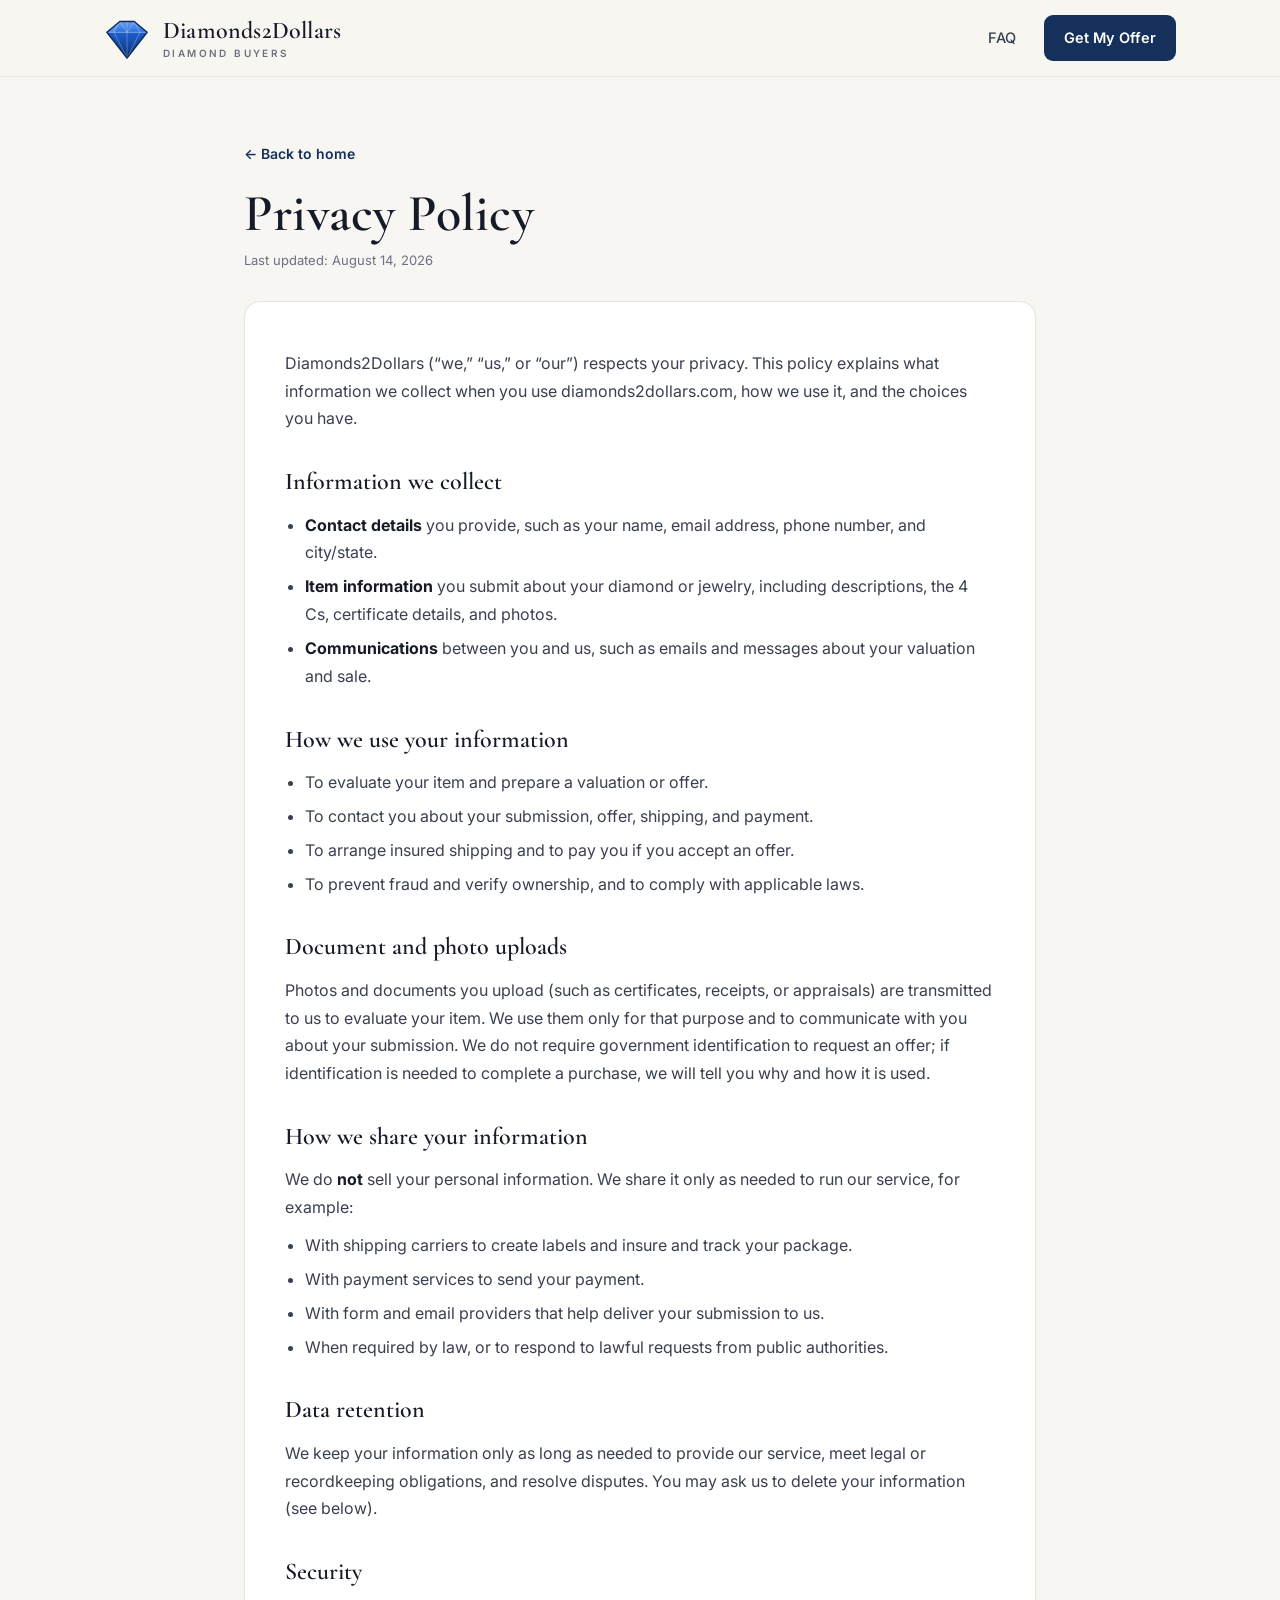
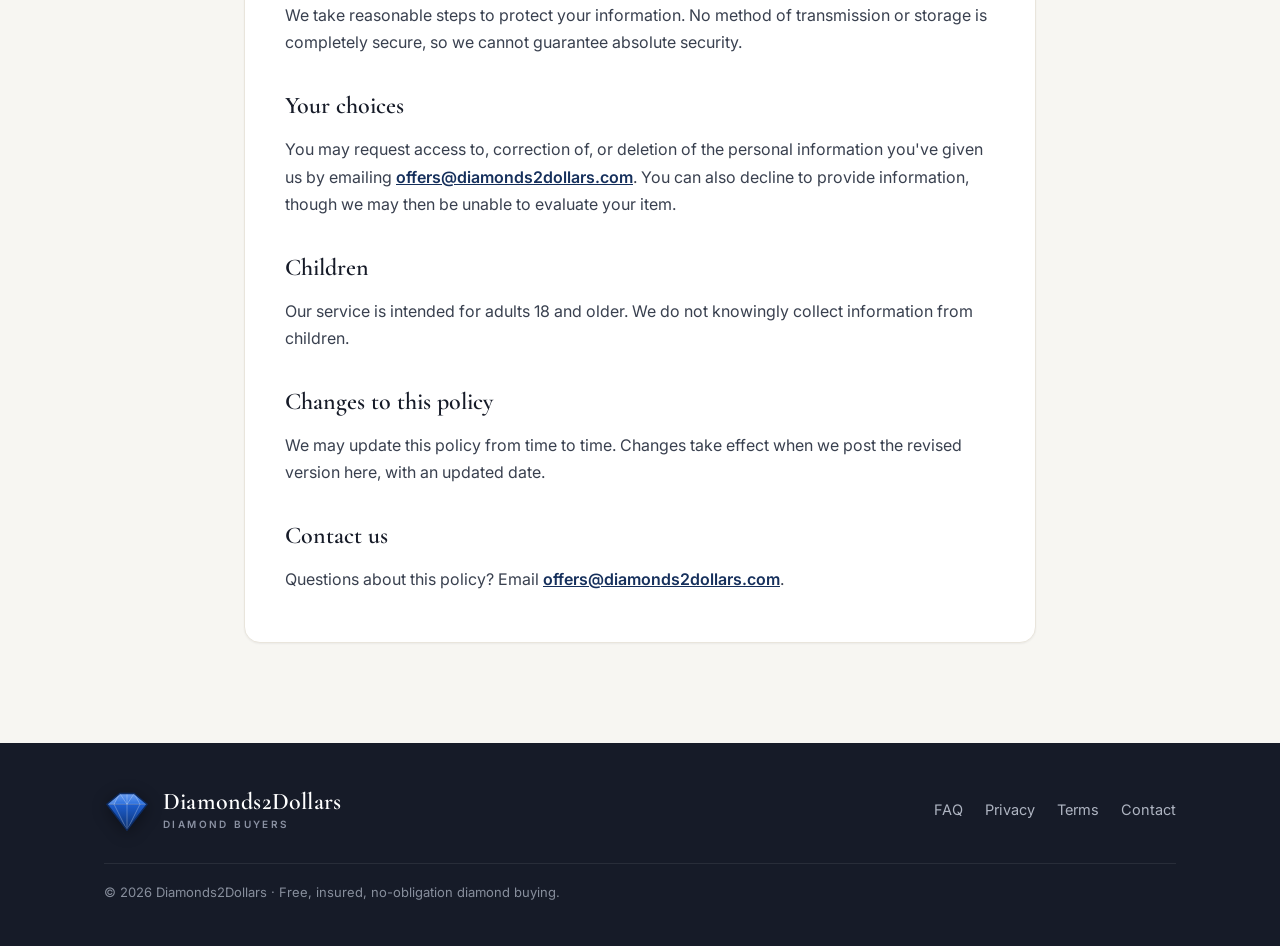
<file: privacy.html>
<!DOCTYPE html>
<html lang="en">
<head>
<meta charset="UTF-8">
<meta name="viewport" content="width=device-width, initial-scale=1.0">
<title>Privacy Policy — Diamonds2Dollars</title>
<meta name="description" content="How Diamonds2Dollars collects, uses, and protects your personal information.">
<link rel="canonical" href="https://diamonds2dollars.com/privacy.html">
<meta property="og:type" content="website">
<meta property="og:site_name" content="Diamonds2Dollars">
<meta property="og:title" content="Privacy Policy — Diamonds2Dollars">
<meta property="og:description" content="How Diamonds2Dollars collects, uses, and protects your personal information.">
<meta property="og:url" content="https://diamonds2dollars.com/privacy.html">
<meta property="og:image" content="https://diamonds2dollars.com/og.png">
<meta name="twitter:card" content="summary_large_image">
<meta name="twitter:image" content="https://diamonds2dollars.com/og.png">
<meta name="theme-color" content="#16305c">
<link rel="icon" href="/favicon.svg" type="image/svg+xml">
<link rel="apple-touch-icon" href="/apple-touch-icon.png">
<link rel="manifest" href="/manifest.webmanifest">
<link rel="preconnect" href="https://fonts.googleapis.com">
<link rel="preconnect" href="https://fonts.gstatic.com" crossorigin>
<link href="https://fonts.googleapis.com/css2?family=Cormorant+Garamond:wght@500;600;700&family=Inter:wght@400;500;600;700&display=swap" rel="stylesheet">
<link rel="stylesheet" href="/styles.css">
</head>
<body>
<header>
  <div class="wrap nav">
    <a class="brand" href="/">
      <div class="logo" aria-label="Diamonds2Dollars"><svg viewBox="0 0 64 64" role="img" aria-hidden="true"><defs><linearGradient id="d2dCrown" x1="0" y1="0" x2="0" y2="1"><stop offset="0" stop-color="#6ea0f0"/><stop offset="1" stop-color="#2b6fdd"/></linearGradient><linearGradient id="d2dPav" x1="0" y1="0" x2="0" y2="1"><stop offset="0" stop-color="#1e5fd0"/><stop offset="1" stop-color="#0c3170"/></linearGradient></defs><path d="M4,24 L22,9 L42,9 L60,24 Z" fill="url(#d2dCrown)"/><path d="M4,24 L60,24 L32,60 Z" fill="url(#d2dPav)"/><path d="M4,24 L22,9 L14,24 Z" fill="#ffffff" fill-opacity=".14"/><g fill="none" stroke="#ffffff" stroke-opacity=".38" stroke-width="1" stroke-linejoin="round"><path d="M4,24 L60,24"/><path d="M22,9 L42,9"/><path d="M22,9 L14,24"/><path d="M42,9 L50,24"/><path d="M32,9 L32,24"/><path d="M22,9 L32,24"/><path d="M42,9 L32,24"/><path d="M14,24 L32,60"/><path d="M32,24 L32,60"/><path d="M50,24 L32,60"/></g><path d="M4,24 L22,9 L42,9 L60,24 L32,60 Z" fill="none" stroke="#0c2a60" stroke-width="2" stroke-linejoin="round"/></svg></div>
      <div>Diamonds2Dollars<small>Diamond Buyers</small></div>
    </a>
    <div class="nav-links">
      <a href="/faq.html">FAQ</a>
      <a class="cta" href="/#valuation">Get My Offer</a>
    </div>
  </div>
</header>
<section class="page">
  <div class="wrap">
    <a class="back" href="/">&larr; Back to home</a>
    <h1>Privacy Policy</h1>
    <p class="updated">Last updated: August 14, 2026</p>
    <div class="prose">
      <p>Diamonds2Dollars (&ldquo;we,&rdquo; &ldquo;us,&rdquo; or &ldquo;our&rdquo;) respects your privacy. This policy explains what information we collect when you use diamonds2dollars.com, how we use it, and the choices you have.</p>

      <h2>Information we collect</h2>
      <ul>
        <li><strong>Contact details</strong> you provide, such as your name, email address, phone number, and city/state.</li>
        <li><strong>Item information</strong> you submit about your diamond or jewelry, including descriptions, the 4 Cs, certificate details, and photos.</li>
        <li><strong>Communications</strong> between you and us, such as emails and messages about your valuation and sale.</li>
      </ul>

      <h2>How we use your information</h2>
      <ul>
        <li>To evaluate your item and prepare a valuation or offer.</li>
        <li>To contact you about your submission, offer, shipping, and payment.</li>
        <li>To arrange insured shipping and to pay you if you accept an offer.</li>
        <li>To prevent fraud and verify ownership, and to comply with applicable laws.</li>
      </ul>

      <h2>Document and photo uploads</h2>
      <p>Photos and documents you upload (such as certificates, receipts, or appraisals) are transmitted to us to evaluate your item. We use them only for that purpose and to communicate with you about your submission. We do not require government identification to request an offer; if identification is needed to complete a purchase, we will tell you why and how it is used.</p>

      <h2>How we share your information</h2>
      <p>We do <strong>not</strong> sell your personal information. We share it only as needed to run our service, for example:</p>
      <ul>
        <li>With shipping carriers to create labels and insure and track your package.</li>
        <li>With payment services to send your payment.</li>
        <li>With form and email providers that help deliver your submission to us.</li>
        <li>When required by law, or to respond to lawful requests from public authorities.</li>
      </ul>

      <h2>Data retention</h2>
      <p>We keep your information only as long as needed to provide our service, meet legal or recordkeeping obligations, and resolve disputes. You may ask us to delete your information (see below).</p>

      <h2>Security</h2>
      <p>We take reasonable steps to protect your information. No method of transmission or storage is completely secure, so we cannot guarantee absolute security.</p>

      <h2>Your choices</h2>
      <p>You may request access to, correction of, or deletion of the personal information you've given us by emailing <a href="mailto:offers@diamonds2dollars.com">offers@diamonds2dollars.com</a>. You can also decline to provide information, though we may then be unable to evaluate your item.</p>

      <h2>Children</h2>
      <p>Our service is intended for adults 18 and older. We do not knowingly collect information from children.</p>

      <h2>Changes to this policy</h2>
      <p>We may update this policy from time to time. Changes take effect when we post the revised version here, with an updated date.</p>

      <h2>Contact us</h2>
      <p>Questions about this policy? Email <a href="mailto:offers@diamonds2dollars.com">offers@diamonds2dollars.com</a>.</p>
    </div>
  </div>
</section>
<footer>
  <div class="wrap foot-grid">
    <a class="brand" href="/"><div class="logo" aria-label="Diamonds2Dollars"><svg viewBox="0 0 64 64" role="img" aria-hidden="true"><defs><linearGradient id="d2dCrown" x1="0" y1="0" x2="0" y2="1"><stop offset="0" stop-color="#6ea0f0"/><stop offset="1" stop-color="#2b6fdd"/></linearGradient><linearGradient id="d2dPav" x1="0" y1="0" x2="0" y2="1"><stop offset="0" stop-color="#1e5fd0"/><stop offset="1" stop-color="#0c3170"/></linearGradient></defs><path d="M4,24 L22,9 L42,9 L60,24 Z" fill="url(#d2dCrown)"/><path d="M4,24 L60,24 L32,60 Z" fill="url(#d2dPav)"/><path d="M4,24 L22,9 L14,24 Z" fill="#ffffff" fill-opacity=".14"/><g fill="none" stroke="#ffffff" stroke-opacity=".38" stroke-width="1" stroke-linejoin="round"><path d="M4,24 L60,24"/><path d="M22,9 L42,9"/><path d="M22,9 L14,24"/><path d="M42,9 L50,24"/><path d="M32,9 L32,24"/><path d="M22,9 L32,24"/><path d="M42,9 L32,24"/><path d="M14,24 L32,60"/><path d="M32,24 L32,60"/><path d="M50,24 L32,60"/></g><path d="M4,24 L22,9 L42,9 L60,24 L32,60 Z" fill="none" stroke="#0c2a60" stroke-width="2" stroke-linejoin="round"/></svg></div><div>Diamonds2Dollars<small>Diamond Buyers</small></div></a>
    <div class="foot-links">
      <a href="/faq.html">FAQ</a>
      <a href="/privacy.html">Privacy</a>
      <a href="/terms.html">Terms</a>
      <a href="mailto:offers@diamonds2dollars.com">Contact</a>
    </div>
    <div>&copy; <span id="yr"></span> Diamonds2Dollars &middot; Free, insured, no-obligation diamond buying.</div>
  </div>
</footer>
<script src="/config.js"></script>
</body>
</html>
</file>
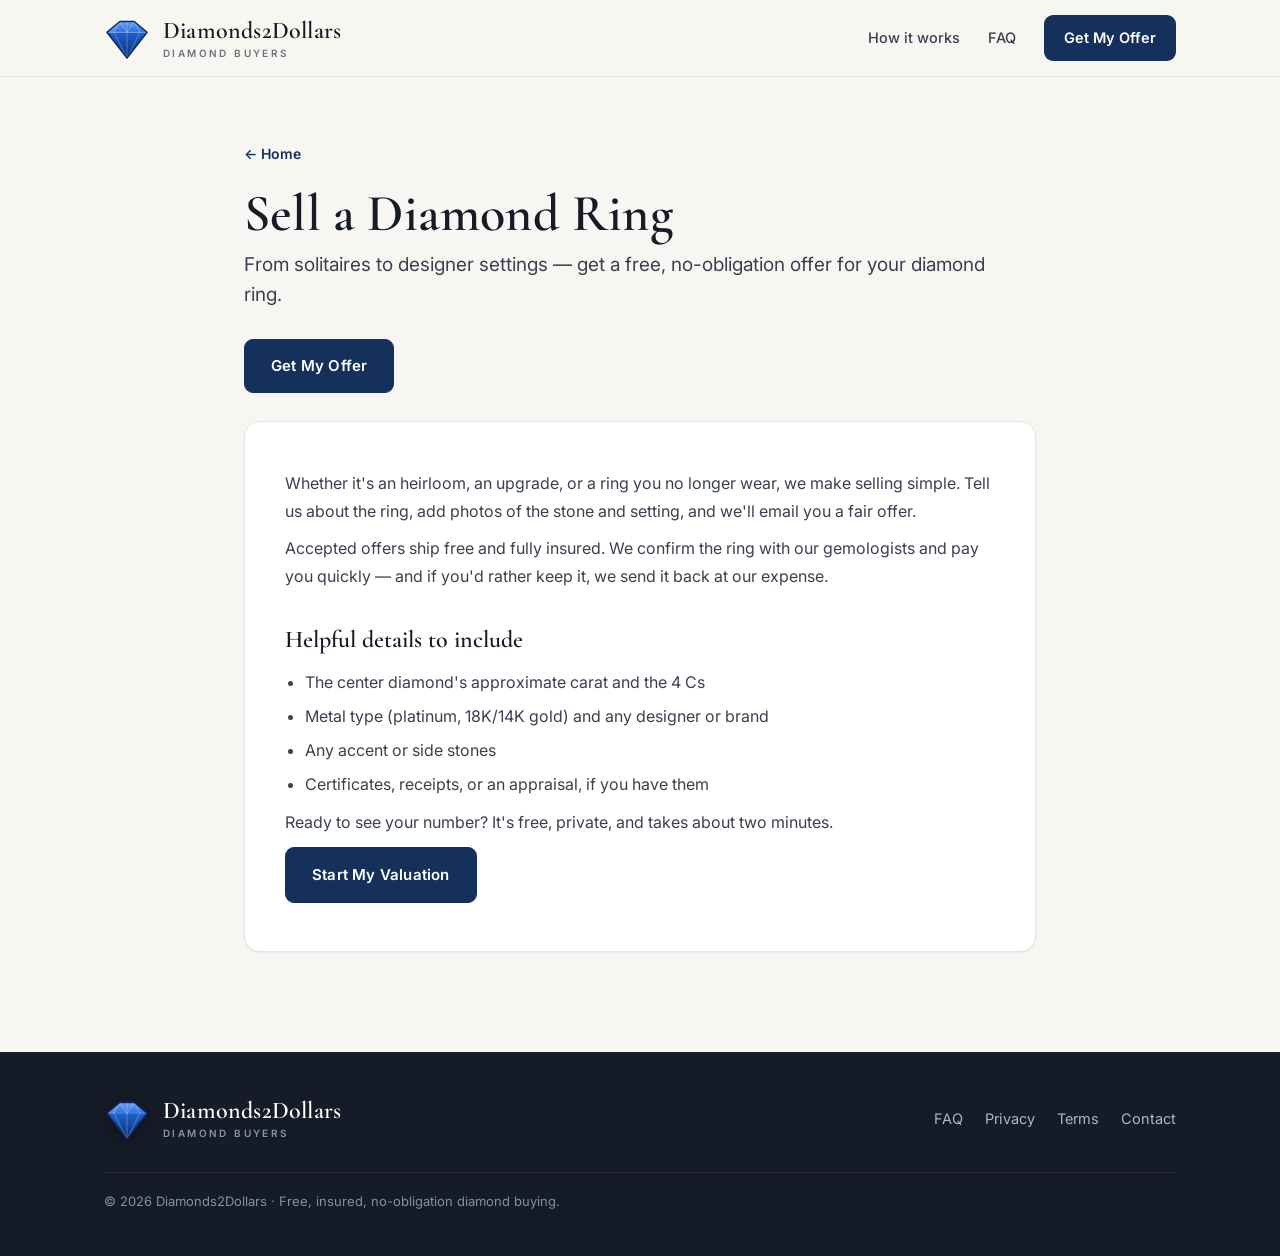
<file: sell-diamond-ring.html>
<!DOCTYPE html>
<html lang="en">
<head>
<meta charset="UTF-8">
<meta name="viewport" content="width=device-width, initial-scale=1.0">
<title>Sell a Diamond Ring — Free Offer | Diamonds2Dollars</title>
<meta name="description" content="Sell your diamond ring online. Free, no-obligation offer, insured shipping, and fast payment by Zelle or check.">
<link rel="canonical" href="https://diamonds2dollars.com/sell-diamond-ring.html">
<meta property="og:type" content="website">
<meta property="og:site_name" content="Diamonds2Dollars">
<meta property="og:title" content="Sell a Diamond Ring — Free Offer | Diamonds2Dollars">
<meta property="og:description" content="Sell your diamond ring online. Free, no-obligation offer, insured shipping, and fast payment by Zelle or check.">
<meta property="og:url" content="https://diamonds2dollars.com/sell-diamond-ring.html">
<meta property="og:image" content="https://diamonds2dollars.com/og.png">
<meta name="twitter:card" content="summary_large_image">
<meta name="twitter:image" content="https://diamonds2dollars.com/og.png">
<meta name="theme-color" content="#16305c">
<link rel="icon" href="/favicon.svg" type="image/svg+xml">
<link rel="apple-touch-icon" href="/apple-touch-icon.png">
<link rel="manifest" href="/manifest.webmanifest">
<link rel="preconnect" href="https://fonts.googleapis.com">
<link rel="preconnect" href="https://fonts.gstatic.com" crossorigin>
<link href="https://fonts.googleapis.com/css2?family=Cormorant+Garamond:wght@500;600;700&family=Inter:wght@400;500;600;700&display=swap" rel="stylesheet">
<link rel="stylesheet" href="/styles.css">
<script type="application/ld+json">{"@context":"https://schema.org","@type":"WebPage","name":"Sell a Diamond Ring — Free Offer | Diamonds2Dollars","description":"Sell your diamond ring online. Free, no-obligation offer, insured shipping, and fast payment by Zelle or check.","url":"https://diamonds2dollars.com/sell-diamond-ring.html","publisher":{"@type":"Organization","name":"Diamonds2Dollars","url":"https://diamonds2dollars.com/"}}</script>
</head>
<body>
<header>
  <div class="wrap nav">
    <a class="brand" href="/">
      <div class="logo" aria-label="Diamonds2Dollars"><svg viewBox="0 0 64 64" role="img" aria-hidden="true"><defs><linearGradient id="d2dCrown" x1="0" y1="0" x2="0" y2="1"><stop offset="0" stop-color="#6ea0f0"/><stop offset="1" stop-color="#2b6fdd"/></linearGradient><linearGradient id="d2dPav" x1="0" y1="0" x2="0" y2="1"><stop offset="0" stop-color="#1e5fd0"/><stop offset="1" stop-color="#0c3170"/></linearGradient></defs><path d="M4,24 L22,9 L42,9 L60,24 Z" fill="url(#d2dCrown)"/><path d="M4,24 L60,24 L32,60 Z" fill="url(#d2dPav)"/><path d="M4,24 L22,9 L14,24 Z" fill="#ffffff" fill-opacity=".14"/><g fill="none" stroke="#ffffff" stroke-opacity=".38" stroke-width="1" stroke-linejoin="round"><path d="M4,24 L60,24"/><path d="M22,9 L42,9"/><path d="M22,9 L14,24"/><path d="M42,9 L50,24"/><path d="M32,9 L32,24"/><path d="M22,9 L32,24"/><path d="M42,9 L32,24"/><path d="M14,24 L32,60"/><path d="M32,24 L32,60"/><path d="M50,24 L32,60"/></g><path d="M4,24 L22,9 L42,9 L60,24 L32,60 Z" fill="none" stroke="#0c2a60" stroke-width="2" stroke-linejoin="round"/></svg></div>
      <div>Diamonds2Dollars<small>Diamond Buyers</small></div>
    </a>
    <nav class="nav-links">
      <a href="/#how">How it works</a>
      <a href="/faq.html">FAQ</a>
      <a class="cta" href="/#valuation">Get My Offer</a>
    </nav>
  </div>
</header>
<section class="page">
  <div class="wrap">
    <a class="back" href="/">&larr; Home</a>
    <h1>Sell a Diamond Ring</h1>
    <p class="lead">From solitaires to designer settings — get a free, no-obligation offer for your diamond ring.</p>
    <a class="btn btn-gold" href="/#valuation">Get My Offer</a>
    <div class="prose" style="margin-top:28px">
      <p>Whether it's an heirloom, an upgrade, or a ring you no longer wear, we make selling simple. Tell us about the ring, add photos of the stone and setting, and we'll email you a fair offer.</p>
      <p>Accepted offers ship free and fully insured. We confirm the ring with our gemologists and pay you quickly — and if you'd rather keep it, we send it back at our expense.</p>
      <h2>Helpful details to include</h2>
      <ul>
        <li>The center diamond's approximate carat and the 4 Cs</li>
        <li>Metal type (platinum, 18K/14K gold) and any designer or brand</li>
        <li>Any accent or side stones</li>
        <li>Certificates, receipts, or an appraisal, if you have them</li>
      </ul>
      <p>Ready to see your number? It's free, private, and takes about two minutes.</p>
      <p><a class="btn btn-gold" href="/#valuation">Start My Valuation</a></p>
    </div>
  </div>
</section>
<footer>
  <div class="wrap foot-grid">
    <a class="brand" href="/"><div class="logo" aria-label="Diamonds2Dollars"><svg viewBox="0 0 64 64" role="img" aria-hidden="true"><defs><linearGradient id="d2dCrown" x1="0" y1="0" x2="0" y2="1"><stop offset="0" stop-color="#6ea0f0"/><stop offset="1" stop-color="#2b6fdd"/></linearGradient><linearGradient id="d2dPav" x1="0" y1="0" x2="0" y2="1"><stop offset="0" stop-color="#1e5fd0"/><stop offset="1" stop-color="#0c3170"/></linearGradient></defs><path d="M4,24 L22,9 L42,9 L60,24 Z" fill="url(#d2dCrown)"/><path d="M4,24 L60,24 L32,60 Z" fill="url(#d2dPav)"/><path d="M4,24 L22,9 L14,24 Z" fill="#ffffff" fill-opacity=".14"/><g fill="none" stroke="#ffffff" stroke-opacity=".38" stroke-width="1" stroke-linejoin="round"><path d="M4,24 L60,24"/><path d="M22,9 L42,9"/><path d="M22,9 L14,24"/><path d="M42,9 L50,24"/><path d="M32,9 L32,24"/><path d="M22,9 L32,24"/><path d="M42,9 L32,24"/><path d="M14,24 L32,60"/><path d="M32,24 L32,60"/><path d="M50,24 L32,60"/></g><path d="M4,24 L22,9 L42,9 L60,24 L32,60 Z" fill="none" stroke="#0c2a60" stroke-width="2" stroke-linejoin="round"/></svg></div><div>Diamonds2Dollars<small>Diamond Buyers</small></div></a>
    <div class="foot-links">
      <a href="/faq.html">FAQ</a>
      <a href="/privacy.html">Privacy</a>
      <a href="/terms.html">Terms</a>
      <a data-mailto href="mailto:offers@diamonds2dollars.com">Contact</a>
    </div>
    <div>&copy; <span id="yr"></span> Diamonds2Dollars &middot; Free, insured, no-obligation diamond buying.</div>
  </div>
</footer>
<script src="/config.js"></script>
</body>
</html>
</file>
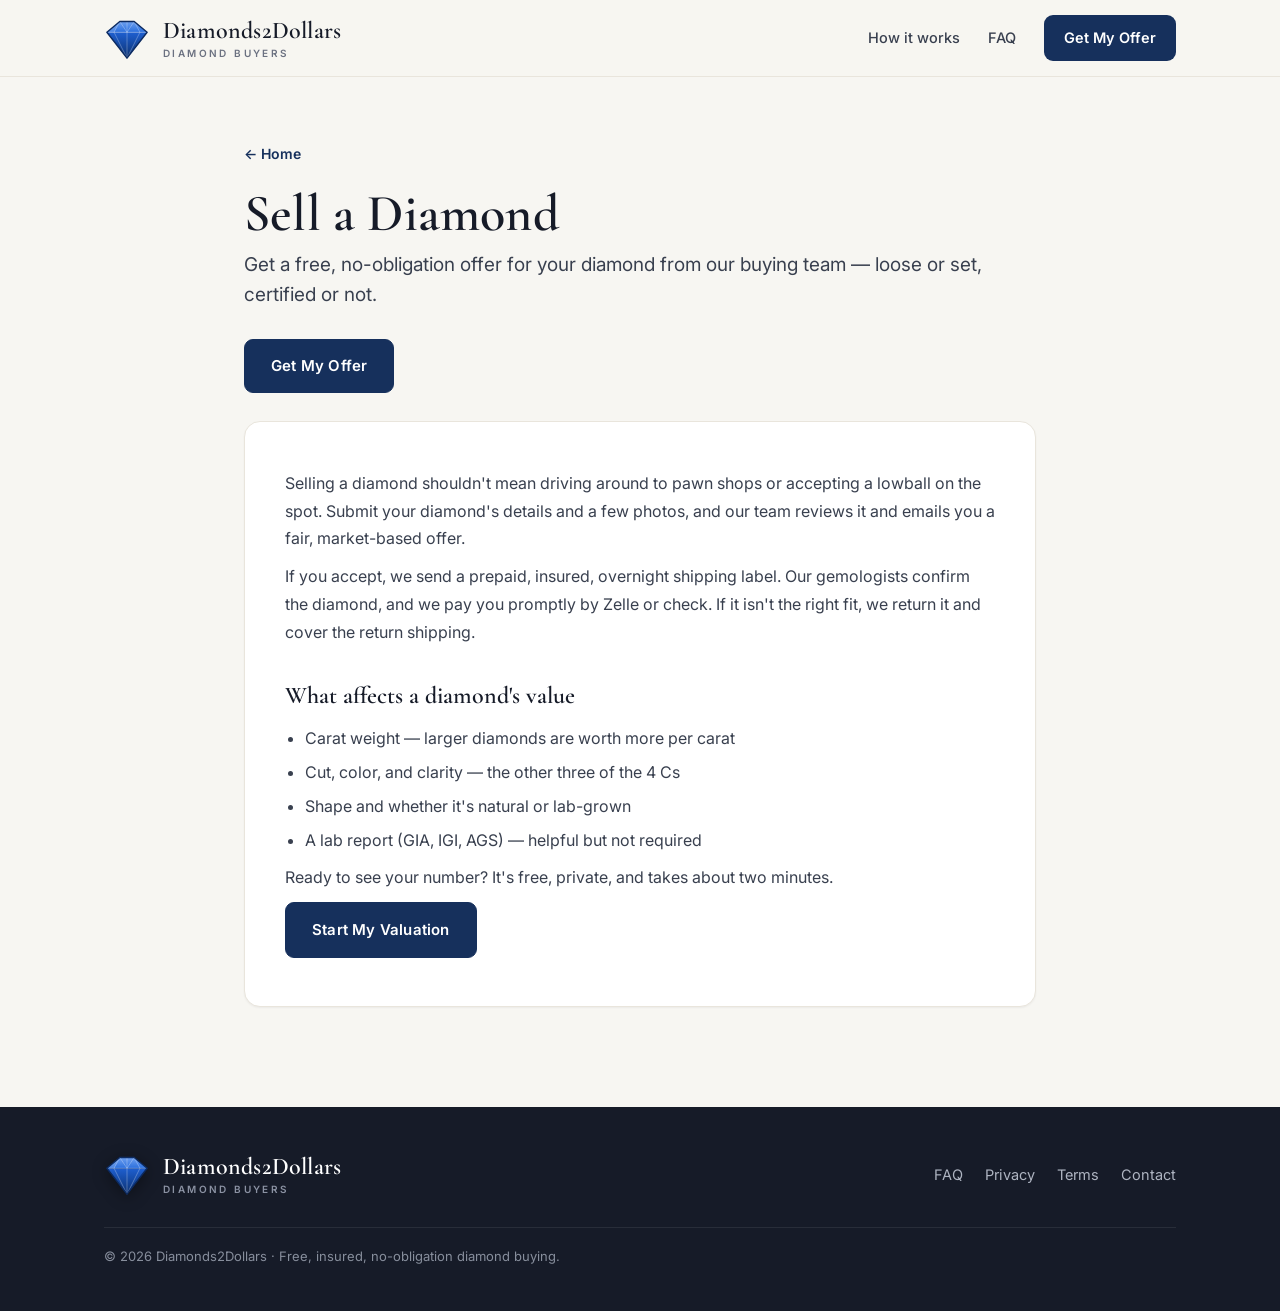
<file: sell-diamond.html>
<!DOCTYPE html>
<html lang="en">
<head>
<meta charset="UTF-8">
<meta name="viewport" content="width=device-width, initial-scale=1.0">
<title>Sell a Diamond Online — Get a Fair Offer | Diamonds2Dollars</title>
<meta name="description" content="Sell a diamond online and get a free, no-obligation purchase offer. Insured overnight shipping and payment by Zelle or check.">
<link rel="canonical" href="https://diamonds2dollars.com/sell-diamond.html">
<meta property="og:type" content="website">
<meta property="og:site_name" content="Diamonds2Dollars">
<meta property="og:title" content="Sell a Diamond Online — Get a Fair Offer | Diamonds2Dollars">
<meta property="og:description" content="Sell a diamond online and get a free, no-obligation purchase offer. Insured overnight shipping and payment by Zelle or check.">
<meta property="og:url" content="https://diamonds2dollars.com/sell-diamond.html">
<meta property="og:image" content="https://diamonds2dollars.com/og.png">
<meta name="twitter:card" content="summary_large_image">
<meta name="twitter:image" content="https://diamonds2dollars.com/og.png">
<meta name="theme-color" content="#16305c">
<link rel="icon" href="/favicon.svg" type="image/svg+xml">
<link rel="apple-touch-icon" href="/apple-touch-icon.png">
<link rel="manifest" href="/manifest.webmanifest">
<link rel="preconnect" href="https://fonts.googleapis.com">
<link rel="preconnect" href="https://fonts.gstatic.com" crossorigin>
<link href="https://fonts.googleapis.com/css2?family=Cormorant+Garamond:wght@500;600;700&family=Inter:wght@400;500;600;700&display=swap" rel="stylesheet">
<link rel="stylesheet" href="/styles.css">
<script type="application/ld+json">{"@context":"https://schema.org","@type":"WebPage","name":"Sell a Diamond Online — Get a Fair Offer | Diamonds2Dollars","description":"Sell a diamond online and get a free, no-obligation purchase offer. Insured overnight shipping and payment by Zelle or check.","url":"https://diamonds2dollars.com/sell-diamond.html","publisher":{"@type":"Organization","name":"Diamonds2Dollars","url":"https://diamonds2dollars.com/"}}</script>
</head>
<body>
<header>
  <div class="wrap nav">
    <a class="brand" href="/">
      <div class="logo" aria-label="Diamonds2Dollars"><svg viewBox="0 0 64 64" role="img" aria-hidden="true"><defs><linearGradient id="d2dCrown" x1="0" y1="0" x2="0" y2="1"><stop offset="0" stop-color="#6ea0f0"/><stop offset="1" stop-color="#2b6fdd"/></linearGradient><linearGradient id="d2dPav" x1="0" y1="0" x2="0" y2="1"><stop offset="0" stop-color="#1e5fd0"/><stop offset="1" stop-color="#0c3170"/></linearGradient></defs><path d="M4,24 L22,9 L42,9 L60,24 Z" fill="url(#d2dCrown)"/><path d="M4,24 L60,24 L32,60 Z" fill="url(#d2dPav)"/><path d="M4,24 L22,9 L14,24 Z" fill="#ffffff" fill-opacity=".14"/><g fill="none" stroke="#ffffff" stroke-opacity=".38" stroke-width="1" stroke-linejoin="round"><path d="M4,24 L60,24"/><path d="M22,9 L42,9"/><path d="M22,9 L14,24"/><path d="M42,9 L50,24"/><path d="M32,9 L32,24"/><path d="M22,9 L32,24"/><path d="M42,9 L32,24"/><path d="M14,24 L32,60"/><path d="M32,24 L32,60"/><path d="M50,24 L32,60"/></g><path d="M4,24 L22,9 L42,9 L60,24 L32,60 Z" fill="none" stroke="#0c2a60" stroke-width="2" stroke-linejoin="round"/></svg></div>
      <div>Diamonds2Dollars<small>Diamond Buyers</small></div>
    </a>
    <nav class="nav-links">
      <a href="/#how">How it works</a>
      <a href="/faq.html">FAQ</a>
      <a class="cta" href="/#valuation">Get My Offer</a>
    </nav>
  </div>
</header>
<section class="page">
  <div class="wrap">
    <a class="back" href="/">&larr; Home</a>
    <h1>Sell a Diamond</h1>
    <p class="lead">Get a free, no-obligation offer for your diamond from our buying team — loose or set, certified or not.</p>
    <a class="btn btn-gold" href="/#valuation">Get My Offer</a>
    <div class="prose" style="margin-top:28px">
      <p>Selling a diamond shouldn't mean driving around to pawn shops or accepting a lowball on the spot. Submit your diamond's details and a few photos, and our team reviews it and emails you a fair, market-based offer.</p>
      <p>If you accept, we send a prepaid, insured, overnight shipping label. Our gemologists confirm the diamond, and we pay you promptly by Zelle or check. If it isn't the right fit, we return it and cover the return shipping.</p>
      <h2>What affects a diamond's value</h2>
      <ul>
        <li>Carat weight — larger diamonds are worth more per carat</li>
        <li>Cut, color, and clarity — the other three of the 4 Cs</li>
        <li>Shape and whether it's natural or lab-grown</li>
        <li>A lab report (GIA, IGI, AGS) — helpful but not required</li>
      </ul>
      <p>Ready to see your number? It's free, private, and takes about two minutes.</p>
      <p><a class="btn btn-gold" href="/#valuation">Start My Valuation</a></p>
    </div>
  </div>
</section>
<footer>
  <div class="wrap foot-grid">
    <a class="brand" href="/"><div class="logo" aria-label="Diamonds2Dollars"><svg viewBox="0 0 64 64" role="img" aria-hidden="true"><defs><linearGradient id="d2dCrown" x1="0" y1="0" x2="0" y2="1"><stop offset="0" stop-color="#6ea0f0"/><stop offset="1" stop-color="#2b6fdd"/></linearGradient><linearGradient id="d2dPav" x1="0" y1="0" x2="0" y2="1"><stop offset="0" stop-color="#1e5fd0"/><stop offset="1" stop-color="#0c3170"/></linearGradient></defs><path d="M4,24 L22,9 L42,9 L60,24 Z" fill="url(#d2dCrown)"/><path d="M4,24 L60,24 L32,60 Z" fill="url(#d2dPav)"/><path d="M4,24 L22,9 L14,24 Z" fill="#ffffff" fill-opacity=".14"/><g fill="none" stroke="#ffffff" stroke-opacity=".38" stroke-width="1" stroke-linejoin="round"><path d="M4,24 L60,24"/><path d="M22,9 L42,9"/><path d="M22,9 L14,24"/><path d="M42,9 L50,24"/><path d="M32,9 L32,24"/><path d="M22,9 L32,24"/><path d="M42,9 L32,24"/><path d="M14,24 L32,60"/><path d="M32,24 L32,60"/><path d="M50,24 L32,60"/></g><path d="M4,24 L22,9 L42,9 L60,24 L32,60 Z" fill="none" stroke="#0c2a60" stroke-width="2" stroke-linejoin="round"/></svg></div><div>Diamonds2Dollars<small>Diamond Buyers</small></div></a>
    <div class="foot-links">
      <a href="/faq.html">FAQ</a>
      <a href="/privacy.html">Privacy</a>
      <a href="/terms.html">Terms</a>
      <a data-mailto href="mailto:offers@diamonds2dollars.com">Contact</a>
    </div>
    <div>&copy; <span id="yr"></span> Diamonds2Dollars &middot; Free, insured, no-obligation diamond buying.</div>
  </div>
</footer>
<script src="/config.js"></script>
</body>
</html>
</file>
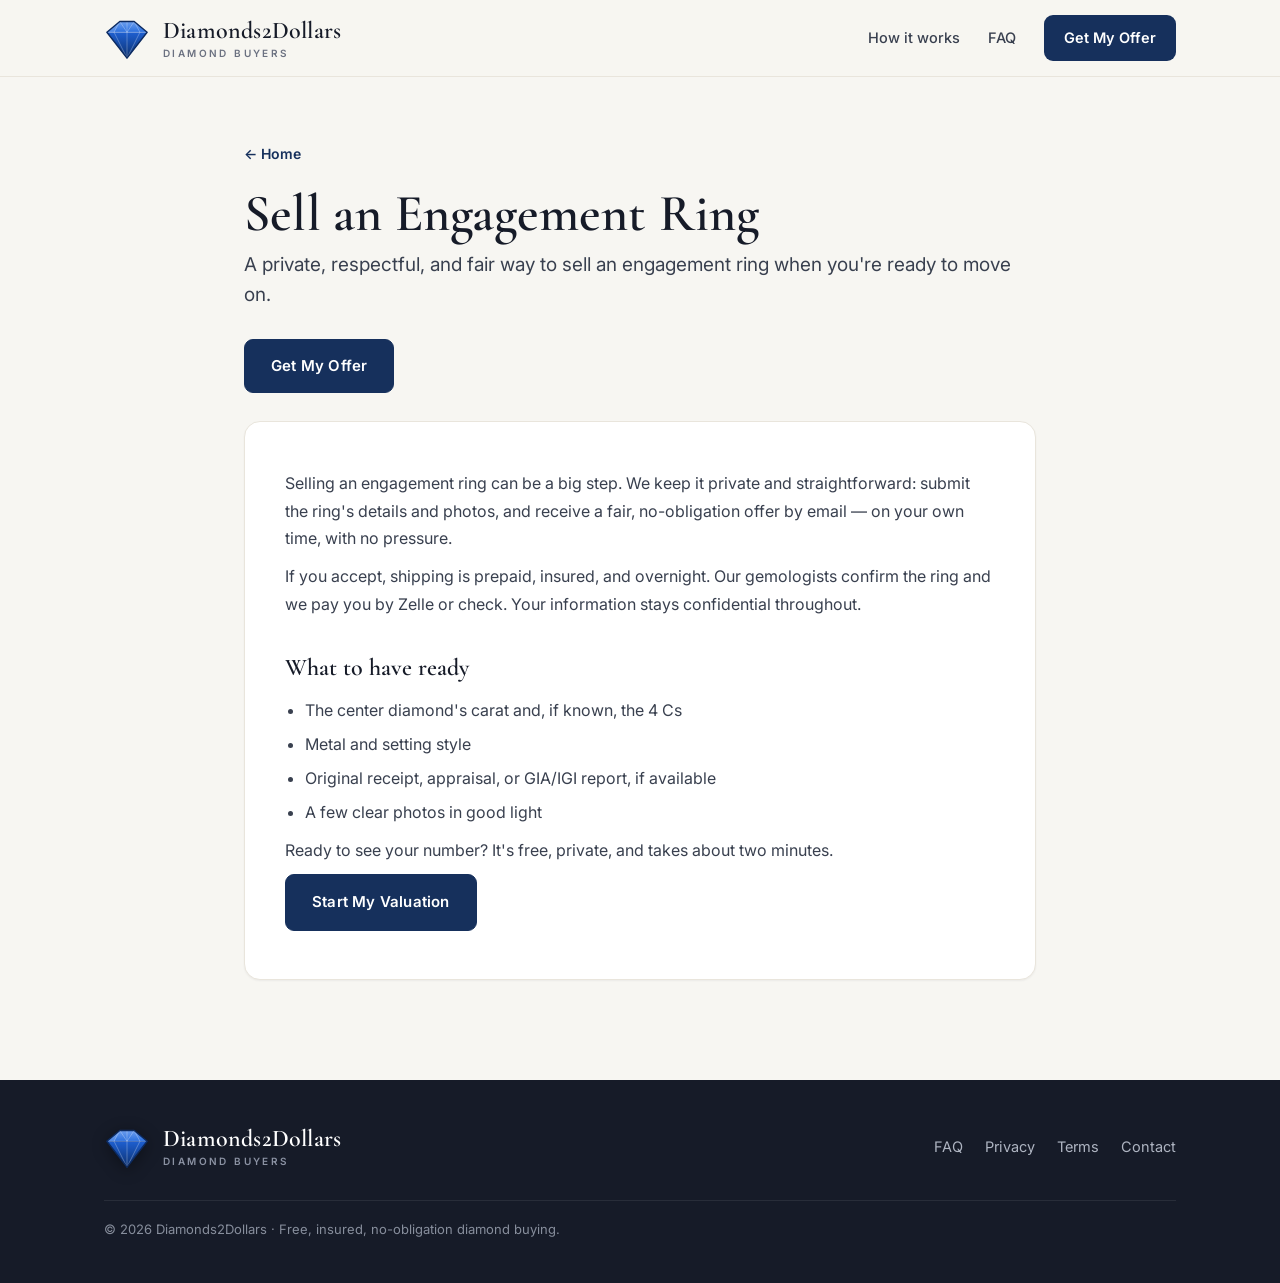
<file: sell-engagement-ring.html>
<!DOCTYPE html>
<html lang="en">
<head>
<meta charset="UTF-8">
<meta name="viewport" content="width=device-width, initial-scale=1.0">
<title>Sell an Engagement Ring — Discreet, Fair Offers | Diamonds2Dollars</title>
<meta name="description" content="Sell your engagement ring online, discreetly and safely. Free offer, insured shipping, payment by Zelle or check.">
<link rel="canonical" href="https://diamonds2dollars.com/sell-engagement-ring.html">
<meta property="og:type" content="website">
<meta property="og:site_name" content="Diamonds2Dollars">
<meta property="og:title" content="Sell an Engagement Ring — Discreet, Fair Offers | Diamonds2Dollars">
<meta property="og:description" content="Sell your engagement ring online, discreetly and safely. Free offer, insured shipping, payment by Zelle or check.">
<meta property="og:url" content="https://diamonds2dollars.com/sell-engagement-ring.html">
<meta property="og:image" content="https://diamonds2dollars.com/og.png">
<meta name="twitter:card" content="summary_large_image">
<meta name="twitter:image" content="https://diamonds2dollars.com/og.png">
<meta name="theme-color" content="#16305c">
<link rel="icon" href="/favicon.svg" type="image/svg+xml">
<link rel="apple-touch-icon" href="/apple-touch-icon.png">
<link rel="manifest" href="/manifest.webmanifest">
<link rel="preconnect" href="https://fonts.googleapis.com">
<link rel="preconnect" href="https://fonts.gstatic.com" crossorigin>
<link href="https://fonts.googleapis.com/css2?family=Cormorant+Garamond:wght@500;600;700&family=Inter:wght@400;500;600;700&display=swap" rel="stylesheet">
<link rel="stylesheet" href="/styles.css">
<script type="application/ld+json">{"@context":"https://schema.org","@type":"WebPage","name":"Sell an Engagement Ring — Discreet, Fair Offers | Diamonds2Dollars","description":"Sell your engagement ring online, discreetly and safely. Free offer, insured shipping, payment by Zelle or check.","url":"https://diamonds2dollars.com/sell-engagement-ring.html","publisher":{"@type":"Organization","name":"Diamonds2Dollars","url":"https://diamonds2dollars.com/"}}</script>
</head>
<body>
<header>
  <div class="wrap nav">
    <a class="brand" href="/">
      <div class="logo" aria-label="Diamonds2Dollars"><svg viewBox="0 0 64 64" role="img" aria-hidden="true"><defs><linearGradient id="d2dCrown" x1="0" y1="0" x2="0" y2="1"><stop offset="0" stop-color="#6ea0f0"/><stop offset="1" stop-color="#2b6fdd"/></linearGradient><linearGradient id="d2dPav" x1="0" y1="0" x2="0" y2="1"><stop offset="0" stop-color="#1e5fd0"/><stop offset="1" stop-color="#0c3170"/></linearGradient></defs><path d="M4,24 L22,9 L42,9 L60,24 Z" fill="url(#d2dCrown)"/><path d="M4,24 L60,24 L32,60 Z" fill="url(#d2dPav)"/><path d="M4,24 L22,9 L14,24 Z" fill="#ffffff" fill-opacity=".14"/><g fill="none" stroke="#ffffff" stroke-opacity=".38" stroke-width="1" stroke-linejoin="round"><path d="M4,24 L60,24"/><path d="M22,9 L42,9"/><path d="M22,9 L14,24"/><path d="M42,9 L50,24"/><path d="M32,9 L32,24"/><path d="M22,9 L32,24"/><path d="M42,9 L32,24"/><path d="M14,24 L32,60"/><path d="M32,24 L32,60"/><path d="M50,24 L32,60"/></g><path d="M4,24 L22,9 L42,9 L60,24 L32,60 Z" fill="none" stroke="#0c2a60" stroke-width="2" stroke-linejoin="round"/></svg></div>
      <div>Diamonds2Dollars<small>Diamond Buyers</small></div>
    </a>
    <nav class="nav-links">
      <a href="/#how">How it works</a>
      <a href="/faq.html">FAQ</a>
      <a class="cta" href="/#valuation">Get My Offer</a>
    </nav>
  </div>
</header>
<section class="page">
  <div class="wrap">
    <a class="back" href="/">&larr; Home</a>
    <h1>Sell an Engagement Ring</h1>
    <p class="lead">A private, respectful, and fair way to sell an engagement ring when you're ready to move on.</p>
    <a class="btn btn-gold" href="/#valuation">Get My Offer</a>
    <div class="prose" style="margin-top:28px">
      <p>Selling an engagement ring can be a big step. We keep it private and straightforward: submit the ring's details and photos, and receive a fair, no-obligation offer by email — on your own time, with no pressure.</p>
      <p>If you accept, shipping is prepaid, insured, and overnight. Our gemologists confirm the ring and we pay you by Zelle or check. Your information stays confidential throughout.</p>
      <h2>What to have ready</h2>
      <ul>
        <li>The center diamond's carat and, if known, the 4 Cs</li>
        <li>Metal and setting style</li>
        <li>Original receipt, appraisal, or GIA/IGI report, if available</li>
        <li>A few clear photos in good light</li>
      </ul>
      <p>Ready to see your number? It's free, private, and takes about two minutes.</p>
      <p><a class="btn btn-gold" href="/#valuation">Start My Valuation</a></p>
    </div>
  </div>
</section>
<footer>
  <div class="wrap foot-grid">
    <a class="brand" href="/"><div class="logo" aria-label="Diamonds2Dollars"><svg viewBox="0 0 64 64" role="img" aria-hidden="true"><defs><linearGradient id="d2dCrown" x1="0" y1="0" x2="0" y2="1"><stop offset="0" stop-color="#6ea0f0"/><stop offset="1" stop-color="#2b6fdd"/></linearGradient><linearGradient id="d2dPav" x1="0" y1="0" x2="0" y2="1"><stop offset="0" stop-color="#1e5fd0"/><stop offset="1" stop-color="#0c3170"/></linearGradient></defs><path d="M4,24 L22,9 L42,9 L60,24 Z" fill="url(#d2dCrown)"/><path d="M4,24 L60,24 L32,60 Z" fill="url(#d2dPav)"/><path d="M4,24 L22,9 L14,24 Z" fill="#ffffff" fill-opacity=".14"/><g fill="none" stroke="#ffffff" stroke-opacity=".38" stroke-width="1" stroke-linejoin="round"><path d="M4,24 L60,24"/><path d="M22,9 L42,9"/><path d="M22,9 L14,24"/><path d="M42,9 L50,24"/><path d="M32,9 L32,24"/><path d="M22,9 L32,24"/><path d="M42,9 L32,24"/><path d="M14,24 L32,60"/><path d="M32,24 L32,60"/><path d="M50,24 L32,60"/></g><path d="M4,24 L22,9 L42,9 L60,24 L32,60 Z" fill="none" stroke="#0c2a60" stroke-width="2" stroke-linejoin="round"/></svg></div><div>Diamonds2Dollars<small>Diamond Buyers</small></div></a>
    <div class="foot-links">
      <a href="/faq.html">FAQ</a>
      <a href="/privacy.html">Privacy</a>
      <a href="/terms.html">Terms</a>
      <a data-mailto href="mailto:offers@diamonds2dollars.com">Contact</a>
    </div>
    <div>&copy; <span id="yr"></span> Diamonds2Dollars &middot; Free, insured, no-obligation diamond buying.</div>
  </div>
</footer>
<script src="/config.js"></script>
</body>
</html>
</file>
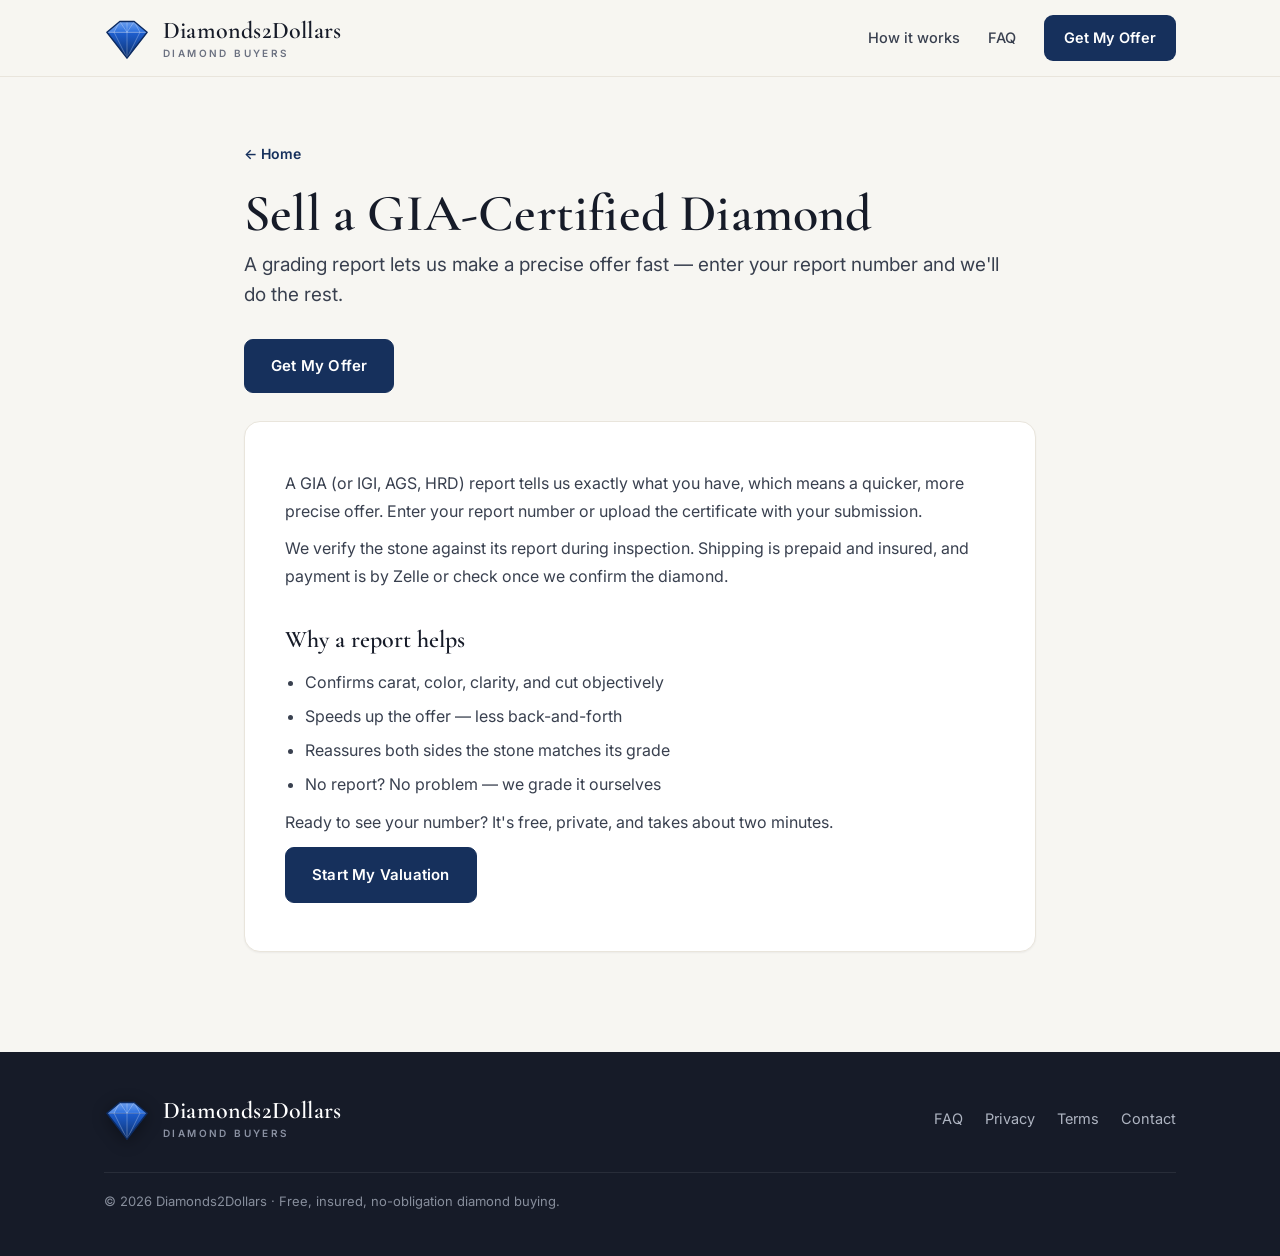
<file: sell-gia-diamond.html>
<!DOCTYPE html>
<html lang="en">
<head>
<meta charset="UTF-8">
<meta name="viewport" content="width=device-width, initial-scale=1.0">
<title>Sell a GIA-Certified Diamond | Diamonds2Dollars</title>
<meta name="description" content="Sell a GIA-certified diamond and get a precise, market-based offer. Insured shipping and fast payment.">
<link rel="canonical" href="https://diamonds2dollars.com/sell-gia-diamond.html">
<meta property="og:type" content="website">
<meta property="og:site_name" content="Diamonds2Dollars">
<meta property="og:title" content="Sell a GIA-Certified Diamond | Diamonds2Dollars">
<meta property="og:description" content="Sell a GIA-certified diamond and get a precise, market-based offer. Insured shipping and fast payment.">
<meta property="og:url" content="https://diamonds2dollars.com/sell-gia-diamond.html">
<meta property="og:image" content="https://diamonds2dollars.com/og.png">
<meta name="twitter:card" content="summary_large_image">
<meta name="twitter:image" content="https://diamonds2dollars.com/og.png">
<meta name="theme-color" content="#16305c">
<link rel="icon" href="/favicon.svg" type="image/svg+xml">
<link rel="apple-touch-icon" href="/apple-touch-icon.png">
<link rel="manifest" href="/manifest.webmanifest">
<link rel="preconnect" href="https://fonts.googleapis.com">
<link rel="preconnect" href="https://fonts.gstatic.com" crossorigin>
<link href="https://fonts.googleapis.com/css2?family=Cormorant+Garamond:wght@500;600;700&family=Inter:wght@400;500;600;700&display=swap" rel="stylesheet">
<link rel="stylesheet" href="/styles.css">
<script type="application/ld+json">{"@context":"https://schema.org","@type":"WebPage","name":"Sell a GIA-Certified Diamond | Diamonds2Dollars","description":"Sell a GIA-certified diamond and get a precise, market-based offer. Insured shipping and fast payment.","url":"https://diamonds2dollars.com/sell-gia-diamond.html","publisher":{"@type":"Organization","name":"Diamonds2Dollars","url":"https://diamonds2dollars.com/"}}</script>
</head>
<body>
<header>
  <div class="wrap nav">
    <a class="brand" href="/">
      <div class="logo" aria-label="Diamonds2Dollars"><svg viewBox="0 0 64 64" role="img" aria-hidden="true"><defs><linearGradient id="d2dCrown" x1="0" y1="0" x2="0" y2="1"><stop offset="0" stop-color="#6ea0f0"/><stop offset="1" stop-color="#2b6fdd"/></linearGradient><linearGradient id="d2dPav" x1="0" y1="0" x2="0" y2="1"><stop offset="0" stop-color="#1e5fd0"/><stop offset="1" stop-color="#0c3170"/></linearGradient></defs><path d="M4,24 L22,9 L42,9 L60,24 Z" fill="url(#d2dCrown)"/><path d="M4,24 L60,24 L32,60 Z" fill="url(#d2dPav)"/><path d="M4,24 L22,9 L14,24 Z" fill="#ffffff" fill-opacity=".14"/><g fill="none" stroke="#ffffff" stroke-opacity=".38" stroke-width="1" stroke-linejoin="round"><path d="M4,24 L60,24"/><path d="M22,9 L42,9"/><path d="M22,9 L14,24"/><path d="M42,9 L50,24"/><path d="M32,9 L32,24"/><path d="M22,9 L32,24"/><path d="M42,9 L32,24"/><path d="M14,24 L32,60"/><path d="M32,24 L32,60"/><path d="M50,24 L32,60"/></g><path d="M4,24 L22,9 L42,9 L60,24 L32,60 Z" fill="none" stroke="#0c2a60" stroke-width="2" stroke-linejoin="round"/></svg></div>
      <div>Diamonds2Dollars<small>Diamond Buyers</small></div>
    </a>
    <nav class="nav-links">
      <a href="/#how">How it works</a>
      <a href="/faq.html">FAQ</a>
      <a class="cta" href="/#valuation">Get My Offer</a>
    </nav>
  </div>
</header>
<section class="page">
  <div class="wrap">
    <a class="back" href="/">&larr; Home</a>
    <h1>Sell a GIA-Certified Diamond</h1>
    <p class="lead">A grading report lets us make a precise offer fast — enter your report number and we'll do the rest.</p>
    <a class="btn btn-gold" href="/#valuation">Get My Offer</a>
    <div class="prose" style="margin-top:28px">
      <p>A GIA (or IGI, AGS, HRD) report tells us exactly what you have, which means a quicker, more precise offer. Enter your report number or upload the certificate with your submission.</p>
      <p>We verify the stone against its report during inspection. Shipping is prepaid and insured, and payment is by Zelle or check once we confirm the diamond.</p>
      <h2>Why a report helps</h2>
      <ul>
        <li>Confirms carat, color, clarity, and cut objectively</li>
        <li>Speeds up the offer — less back-and-forth</li>
        <li>Reassures both sides the stone matches its grade</li>
        <li>No report? No problem — we grade it ourselves</li>
      </ul>
      <p>Ready to see your number? It's free, private, and takes about two minutes.</p>
      <p><a class="btn btn-gold" href="/#valuation">Start My Valuation</a></p>
    </div>
  </div>
</section>
<footer>
  <div class="wrap foot-grid">
    <a class="brand" href="/"><div class="logo" aria-label="Diamonds2Dollars"><svg viewBox="0 0 64 64" role="img" aria-hidden="true"><defs><linearGradient id="d2dCrown" x1="0" y1="0" x2="0" y2="1"><stop offset="0" stop-color="#6ea0f0"/><stop offset="1" stop-color="#2b6fdd"/></linearGradient><linearGradient id="d2dPav" x1="0" y1="0" x2="0" y2="1"><stop offset="0" stop-color="#1e5fd0"/><stop offset="1" stop-color="#0c3170"/></linearGradient></defs><path d="M4,24 L22,9 L42,9 L60,24 Z" fill="url(#d2dCrown)"/><path d="M4,24 L60,24 L32,60 Z" fill="url(#d2dPav)"/><path d="M4,24 L22,9 L14,24 Z" fill="#ffffff" fill-opacity=".14"/><g fill="none" stroke="#ffffff" stroke-opacity=".38" stroke-width="1" stroke-linejoin="round"><path d="M4,24 L60,24"/><path d="M22,9 L42,9"/><path d="M22,9 L14,24"/><path d="M42,9 L50,24"/><path d="M32,9 L32,24"/><path d="M22,9 L32,24"/><path d="M42,9 L32,24"/><path d="M14,24 L32,60"/><path d="M32,24 L32,60"/><path d="M50,24 L32,60"/></g><path d="M4,24 L22,9 L42,9 L60,24 L32,60 Z" fill="none" stroke="#0c2a60" stroke-width="2" stroke-linejoin="round"/></svg></div><div>Diamonds2Dollars<small>Diamond Buyers</small></div></a>
    <div class="foot-links">
      <a href="/faq.html">FAQ</a>
      <a href="/privacy.html">Privacy</a>
      <a href="/terms.html">Terms</a>
      <a data-mailto href="mailto:offers@diamonds2dollars.com">Contact</a>
    </div>
    <div>&copy; <span id="yr"></span> Diamonds2Dollars &middot; Free, insured, no-obligation diamond buying.</div>
  </div>
</footer>
<script src="/config.js"></script>
</body>
</html>
</file>
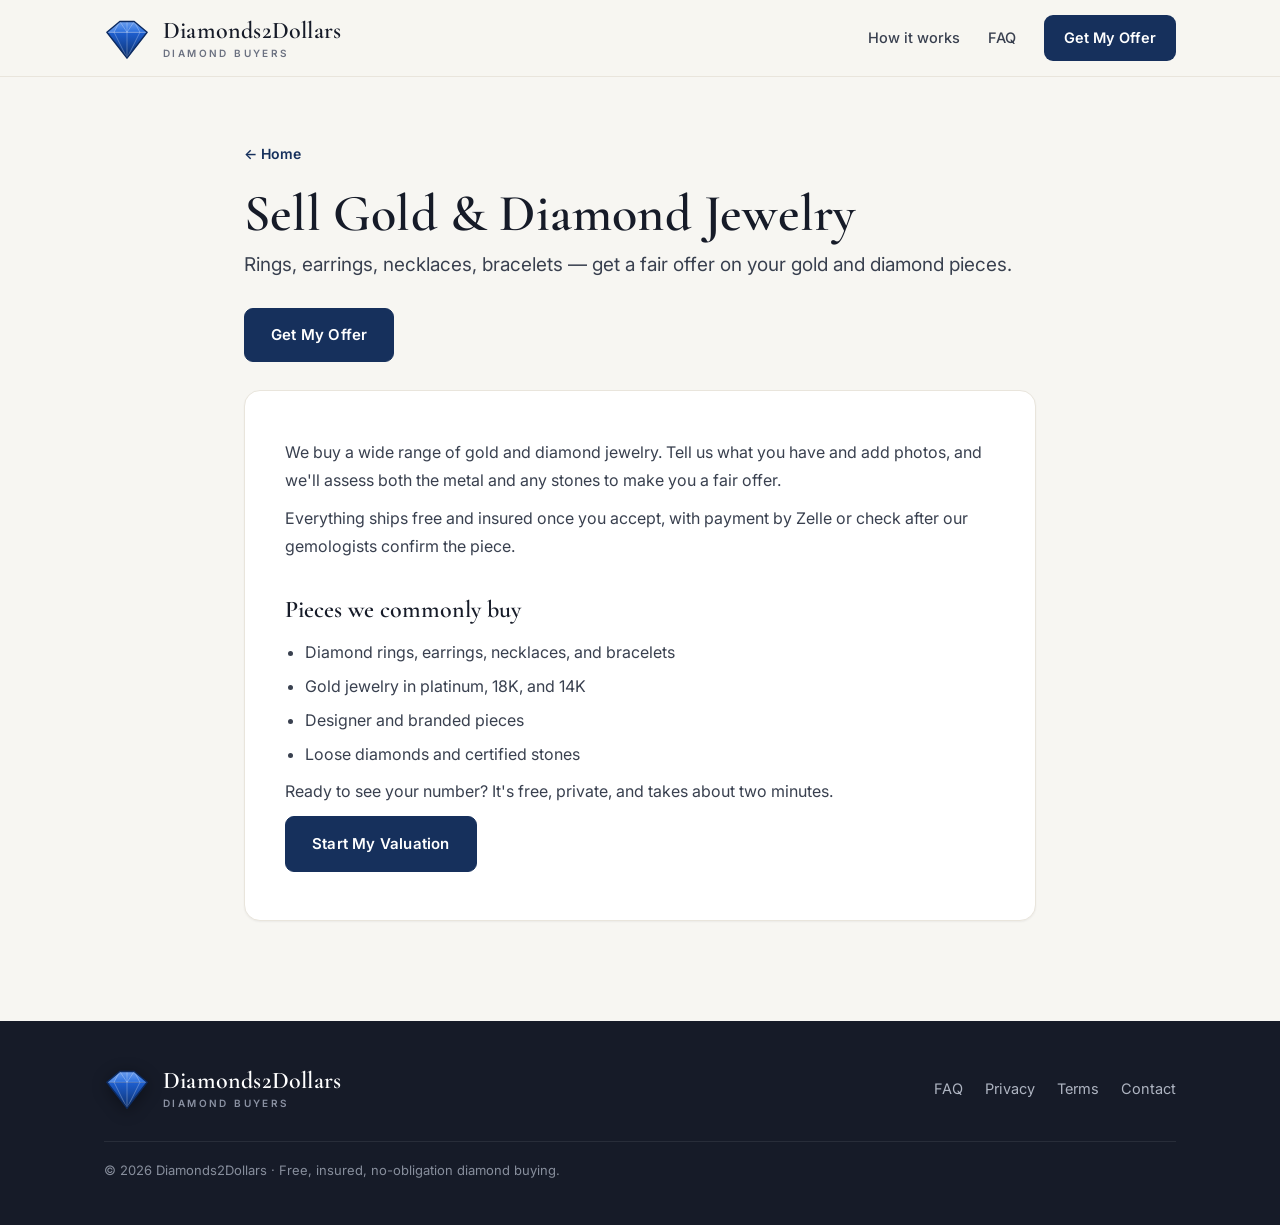
<file: sell-gold-jewelry.html>
<!DOCTYPE html>
<html lang="en">
<head>
<meta charset="UTF-8">
<meta name="viewport" content="width=device-width, initial-scale=1.0">
<title>Sell Gold & Diamond Jewelry | Diamonds2Dollars</title>
<meta name="description" content="Sell gold and diamond jewelry online. Free, no-obligation offer, insured shipping, fast payment.">
<link rel="canonical" href="https://diamonds2dollars.com/sell-gold-jewelry.html">
<meta property="og:type" content="website">
<meta property="og:site_name" content="Diamonds2Dollars">
<meta property="og:title" content="Sell Gold & Diamond Jewelry | Diamonds2Dollars">
<meta property="og:description" content="Sell gold and diamond jewelry online. Free, no-obligation offer, insured shipping, fast payment.">
<meta property="og:url" content="https://diamonds2dollars.com/sell-gold-jewelry.html">
<meta property="og:image" content="https://diamonds2dollars.com/og.png">
<meta name="twitter:card" content="summary_large_image">
<meta name="twitter:image" content="https://diamonds2dollars.com/og.png">
<meta name="theme-color" content="#16305c">
<link rel="icon" href="/favicon.svg" type="image/svg+xml">
<link rel="apple-touch-icon" href="/apple-touch-icon.png">
<link rel="manifest" href="/manifest.webmanifest">
<link rel="preconnect" href="https://fonts.googleapis.com">
<link rel="preconnect" href="https://fonts.gstatic.com" crossorigin>
<link href="https://fonts.googleapis.com/css2?family=Cormorant+Garamond:wght@500;600;700&family=Inter:wght@400;500;600;700&display=swap" rel="stylesheet">
<link rel="stylesheet" href="/styles.css">
<script type="application/ld+json">{"@context":"https://schema.org","@type":"WebPage","name":"Sell Gold & Diamond Jewelry | Diamonds2Dollars","description":"Sell gold and diamond jewelry online. Free, no-obligation offer, insured shipping, fast payment.","url":"https://diamonds2dollars.com/sell-gold-jewelry.html","publisher":{"@type":"Organization","name":"Diamonds2Dollars","url":"https://diamonds2dollars.com/"}}</script>
</head>
<body>
<header>
  <div class="wrap nav">
    <a class="brand" href="/">
      <div class="logo" aria-label="Diamonds2Dollars"><svg viewBox="0 0 64 64" role="img" aria-hidden="true"><defs><linearGradient id="d2dCrown" x1="0" y1="0" x2="0" y2="1"><stop offset="0" stop-color="#6ea0f0"/><stop offset="1" stop-color="#2b6fdd"/></linearGradient><linearGradient id="d2dPav" x1="0" y1="0" x2="0" y2="1"><stop offset="0" stop-color="#1e5fd0"/><stop offset="1" stop-color="#0c3170"/></linearGradient></defs><path d="M4,24 L22,9 L42,9 L60,24 Z" fill="url(#d2dCrown)"/><path d="M4,24 L60,24 L32,60 Z" fill="url(#d2dPav)"/><path d="M4,24 L22,9 L14,24 Z" fill="#ffffff" fill-opacity=".14"/><g fill="none" stroke="#ffffff" stroke-opacity=".38" stroke-width="1" stroke-linejoin="round"><path d="M4,24 L60,24"/><path d="M22,9 L42,9"/><path d="M22,9 L14,24"/><path d="M42,9 L50,24"/><path d="M32,9 L32,24"/><path d="M22,9 L32,24"/><path d="M42,9 L32,24"/><path d="M14,24 L32,60"/><path d="M32,24 L32,60"/><path d="M50,24 L32,60"/></g><path d="M4,24 L22,9 L42,9 L60,24 L32,60 Z" fill="none" stroke="#0c2a60" stroke-width="2" stroke-linejoin="round"/></svg></div>
      <div>Diamonds2Dollars<small>Diamond Buyers</small></div>
    </a>
    <nav class="nav-links">
      <a href="/#how">How it works</a>
      <a href="/faq.html">FAQ</a>
      <a class="cta" href="/#valuation">Get My Offer</a>
    </nav>
  </div>
</header>
<section class="page">
  <div class="wrap">
    <a class="back" href="/">&larr; Home</a>
    <h1>Sell Gold &amp; Diamond Jewelry</h1>
    <p class="lead">Rings, earrings, necklaces, bracelets — get a fair offer on your gold and diamond pieces.</p>
    <a class="btn btn-gold" href="/#valuation">Get My Offer</a>
    <div class="prose" style="margin-top:28px">
      <p>We buy a wide range of gold and diamond jewelry. Tell us what you have and add photos, and we'll assess both the metal and any stones to make you a fair offer.</p>
      <p>Everything ships free and insured once you accept, with payment by Zelle or check after our gemologists confirm the piece.</p>
      <h2>Pieces we commonly buy</h2>
      <ul>
        <li>Diamond rings, earrings, necklaces, and bracelets</li>
        <li>Gold jewelry in platinum, 18K, and 14K</li>
        <li>Designer and branded pieces</li>
        <li>Loose diamonds and certified stones</li>
      </ul>
      <p>Ready to see your number? It's free, private, and takes about two minutes.</p>
      <p><a class="btn btn-gold" href="/#valuation">Start My Valuation</a></p>
    </div>
  </div>
</section>
<footer>
  <div class="wrap foot-grid">
    <a class="brand" href="/"><div class="logo" aria-label="Diamonds2Dollars"><svg viewBox="0 0 64 64" role="img" aria-hidden="true"><defs><linearGradient id="d2dCrown" x1="0" y1="0" x2="0" y2="1"><stop offset="0" stop-color="#6ea0f0"/><stop offset="1" stop-color="#2b6fdd"/></linearGradient><linearGradient id="d2dPav" x1="0" y1="0" x2="0" y2="1"><stop offset="0" stop-color="#1e5fd0"/><stop offset="1" stop-color="#0c3170"/></linearGradient></defs><path d="M4,24 L22,9 L42,9 L60,24 Z" fill="url(#d2dCrown)"/><path d="M4,24 L60,24 L32,60 Z" fill="url(#d2dPav)"/><path d="M4,24 L22,9 L14,24 Z" fill="#ffffff" fill-opacity=".14"/><g fill="none" stroke="#ffffff" stroke-opacity=".38" stroke-width="1" stroke-linejoin="round"><path d="M4,24 L60,24"/><path d="M22,9 L42,9"/><path d="M22,9 L14,24"/><path d="M42,9 L50,24"/><path d="M32,9 L32,24"/><path d="M22,9 L32,24"/><path d="M42,9 L32,24"/><path d="M14,24 L32,60"/><path d="M32,24 L32,60"/><path d="M50,24 L32,60"/></g><path d="M4,24 L22,9 L42,9 L60,24 L32,60 Z" fill="none" stroke="#0c2a60" stroke-width="2" stroke-linejoin="round"/></svg></div><div>Diamonds2Dollars<small>Diamond Buyers</small></div></a>
    <div class="foot-links">
      <a href="/faq.html">FAQ</a>
      <a href="/privacy.html">Privacy</a>
      <a href="/terms.html">Terms</a>
      <a data-mailto href="mailto:offers@diamonds2dollars.com">Contact</a>
    </div>
    <div>&copy; <span id="yr"></span> Diamonds2Dollars &middot; Free, insured, no-obligation diamond buying.</div>
  </div>
</footer>
<script src="/config.js"></script>
</body>
</html>
</file>
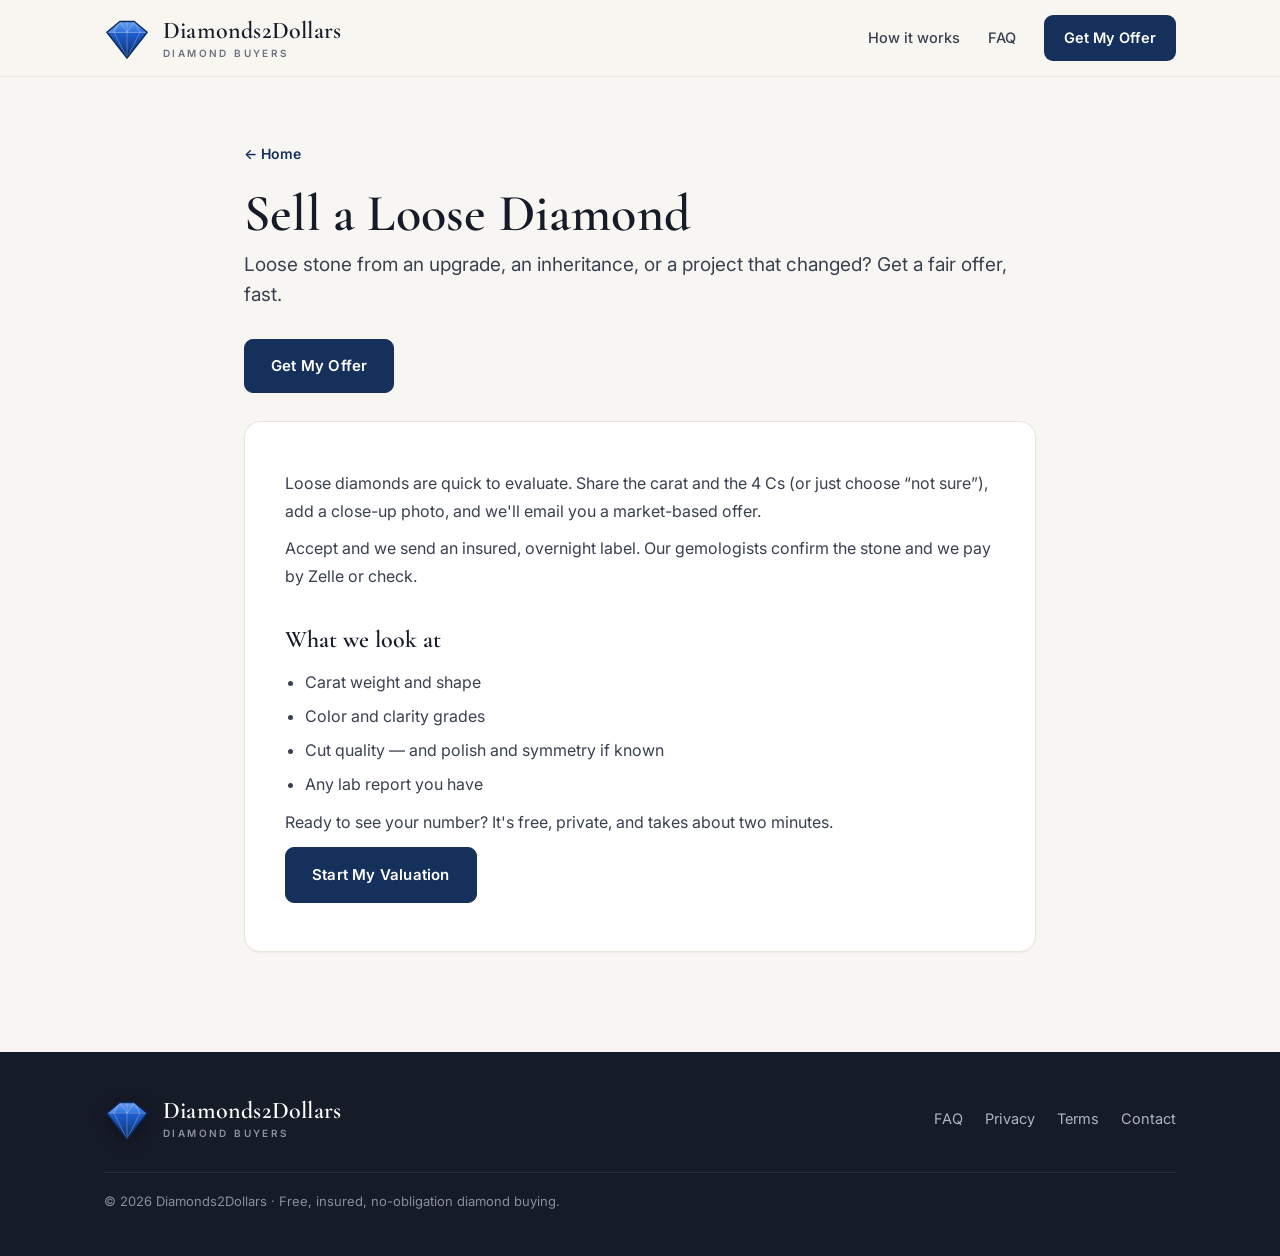
<file: sell-loose-diamond.html>
<!DOCTYPE html>
<html lang="en">
<head>
<meta charset="UTF-8">
<meta name="viewport" content="width=device-width, initial-scale=1.0">
<title>Sell a Loose Diamond Online | Diamonds2Dollars</title>
<meta name="description" content="Sell a loose diamond online for a fair, market-based offer. Insured shipping, no obligation.">
<link rel="canonical" href="https://diamonds2dollars.com/sell-loose-diamond.html">
<meta property="og:type" content="website">
<meta property="og:site_name" content="Diamonds2Dollars">
<meta property="og:title" content="Sell a Loose Diamond Online | Diamonds2Dollars">
<meta property="og:description" content="Sell a loose diamond online for a fair, market-based offer. Insured shipping, no obligation.">
<meta property="og:url" content="https://diamonds2dollars.com/sell-loose-diamond.html">
<meta property="og:image" content="https://diamonds2dollars.com/og.png">
<meta name="twitter:card" content="summary_large_image">
<meta name="twitter:image" content="https://diamonds2dollars.com/og.png">
<meta name="theme-color" content="#16305c">
<link rel="icon" href="/favicon.svg" type="image/svg+xml">
<link rel="apple-touch-icon" href="/apple-touch-icon.png">
<link rel="manifest" href="/manifest.webmanifest">
<link rel="preconnect" href="https://fonts.googleapis.com">
<link rel="preconnect" href="https://fonts.gstatic.com" crossorigin>
<link href="https://fonts.googleapis.com/css2?family=Cormorant+Garamond:wght@500;600;700&family=Inter:wght@400;500;600;700&display=swap" rel="stylesheet">
<link rel="stylesheet" href="/styles.css">
<script type="application/ld+json">{"@context":"https://schema.org","@type":"WebPage","name":"Sell a Loose Diamond Online | Diamonds2Dollars","description":"Sell a loose diamond online for a fair, market-based offer. Insured shipping, no obligation.","url":"https://diamonds2dollars.com/sell-loose-diamond.html","publisher":{"@type":"Organization","name":"Diamonds2Dollars","url":"https://diamonds2dollars.com/"}}</script>
</head>
<body>
<header>
  <div class="wrap nav">
    <a class="brand" href="/">
      <div class="logo" aria-label="Diamonds2Dollars"><svg viewBox="0 0 64 64" role="img" aria-hidden="true"><defs><linearGradient id="d2dCrown" x1="0" y1="0" x2="0" y2="1"><stop offset="0" stop-color="#6ea0f0"/><stop offset="1" stop-color="#2b6fdd"/></linearGradient><linearGradient id="d2dPav" x1="0" y1="0" x2="0" y2="1"><stop offset="0" stop-color="#1e5fd0"/><stop offset="1" stop-color="#0c3170"/></linearGradient></defs><path d="M4,24 L22,9 L42,9 L60,24 Z" fill="url(#d2dCrown)"/><path d="M4,24 L60,24 L32,60 Z" fill="url(#d2dPav)"/><path d="M4,24 L22,9 L14,24 Z" fill="#ffffff" fill-opacity=".14"/><g fill="none" stroke="#ffffff" stroke-opacity=".38" stroke-width="1" stroke-linejoin="round"><path d="M4,24 L60,24"/><path d="M22,9 L42,9"/><path d="M22,9 L14,24"/><path d="M42,9 L50,24"/><path d="M32,9 L32,24"/><path d="M22,9 L32,24"/><path d="M42,9 L32,24"/><path d="M14,24 L32,60"/><path d="M32,24 L32,60"/><path d="M50,24 L32,60"/></g><path d="M4,24 L22,9 L42,9 L60,24 L32,60 Z" fill="none" stroke="#0c2a60" stroke-width="2" stroke-linejoin="round"/></svg></div>
      <div>Diamonds2Dollars<small>Diamond Buyers</small></div>
    </a>
    <nav class="nav-links">
      <a href="/#how">How it works</a>
      <a href="/faq.html">FAQ</a>
      <a class="cta" href="/#valuation">Get My Offer</a>
    </nav>
  </div>
</header>
<section class="page">
  <div class="wrap">
    <a class="back" href="/">&larr; Home</a>
    <h1>Sell a Loose Diamond</h1>
    <p class="lead">Loose stone from an upgrade, an inheritance, or a project that changed? Get a fair offer, fast.</p>
    <a class="btn btn-gold" href="/#valuation">Get My Offer</a>
    <div class="prose" style="margin-top:28px">
      <p>Loose diamonds are quick to evaluate. Share the carat and the 4 Cs (or just choose “not sure”), add a close-up photo, and we'll email you a market-based offer.</p>
      <p>Accept and we send an insured, overnight label. Our gemologists confirm the stone and we pay by Zelle or check.</p>
      <h2>What we look at</h2>
      <ul>
        <li>Carat weight and shape</li>
        <li>Color and clarity grades</li>
        <li>Cut quality — and polish and symmetry if known</li>
        <li>Any lab report you have</li>
      </ul>
      <p>Ready to see your number? It's free, private, and takes about two minutes.</p>
      <p><a class="btn btn-gold" href="/#valuation">Start My Valuation</a></p>
    </div>
  </div>
</section>
<footer>
  <div class="wrap foot-grid">
    <a class="brand" href="/"><div class="logo" aria-label="Diamonds2Dollars"><svg viewBox="0 0 64 64" role="img" aria-hidden="true"><defs><linearGradient id="d2dCrown" x1="0" y1="0" x2="0" y2="1"><stop offset="0" stop-color="#6ea0f0"/><stop offset="1" stop-color="#2b6fdd"/></linearGradient><linearGradient id="d2dPav" x1="0" y1="0" x2="0" y2="1"><stop offset="0" stop-color="#1e5fd0"/><stop offset="1" stop-color="#0c3170"/></linearGradient></defs><path d="M4,24 L22,9 L42,9 L60,24 Z" fill="url(#d2dCrown)"/><path d="M4,24 L60,24 L32,60 Z" fill="url(#d2dPav)"/><path d="M4,24 L22,9 L14,24 Z" fill="#ffffff" fill-opacity=".14"/><g fill="none" stroke="#ffffff" stroke-opacity=".38" stroke-width="1" stroke-linejoin="round"><path d="M4,24 L60,24"/><path d="M22,9 L42,9"/><path d="M22,9 L14,24"/><path d="M42,9 L50,24"/><path d="M32,9 L32,24"/><path d="M22,9 L32,24"/><path d="M42,9 L32,24"/><path d="M14,24 L32,60"/><path d="M32,24 L32,60"/><path d="M50,24 L32,60"/></g><path d="M4,24 L22,9 L42,9 L60,24 L32,60 Z" fill="none" stroke="#0c2a60" stroke-width="2" stroke-linejoin="round"/></svg></div><div>Diamonds2Dollars<small>Diamond Buyers</small></div></a>
    <div class="foot-links">
      <a href="/faq.html">FAQ</a>
      <a href="/privacy.html">Privacy</a>
      <a href="/terms.html">Terms</a>
      <a data-mailto href="mailto:offers@diamonds2dollars.com">Contact</a>
    </div>
    <div>&copy; <span id="yr"></span> Diamonds2Dollars &middot; Free, insured, no-obligation diamond buying.</div>
  </div>
</footer>
<script src="/config.js"></script>
</body>
</html>
</file>
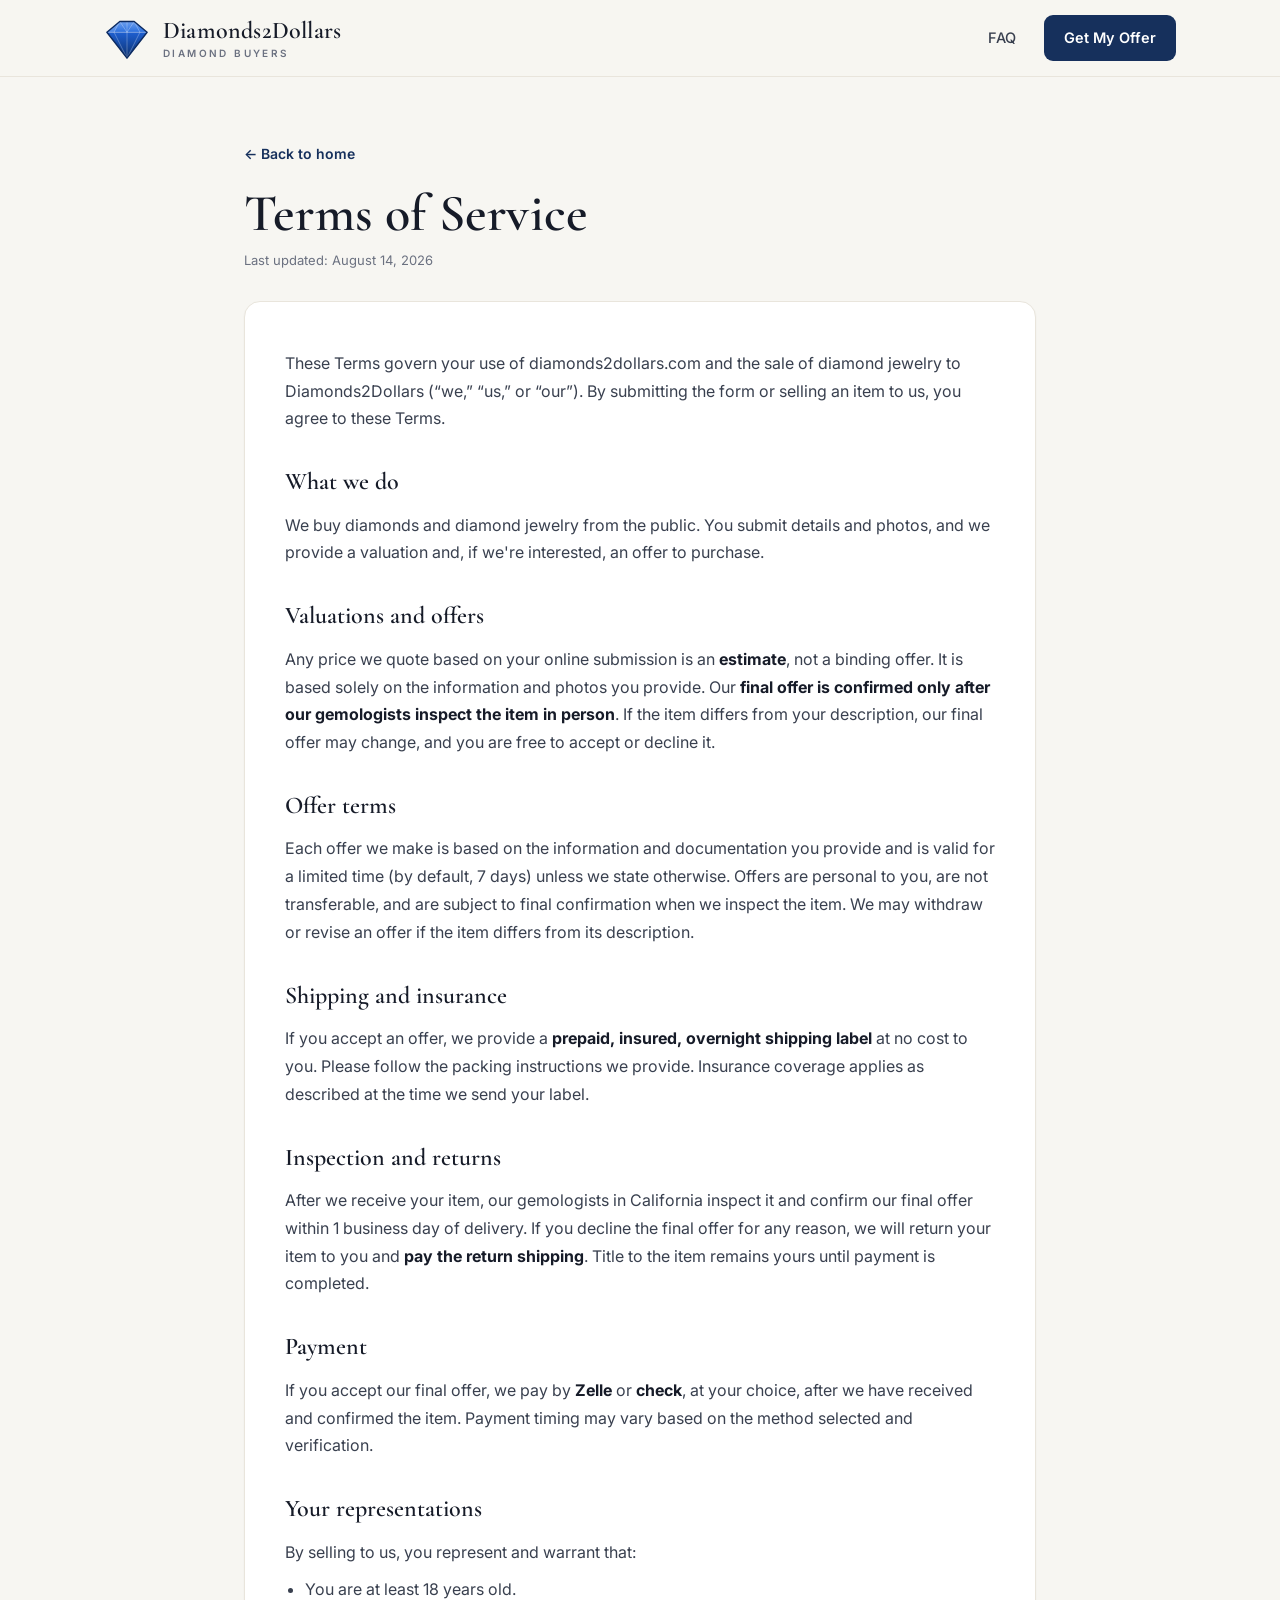
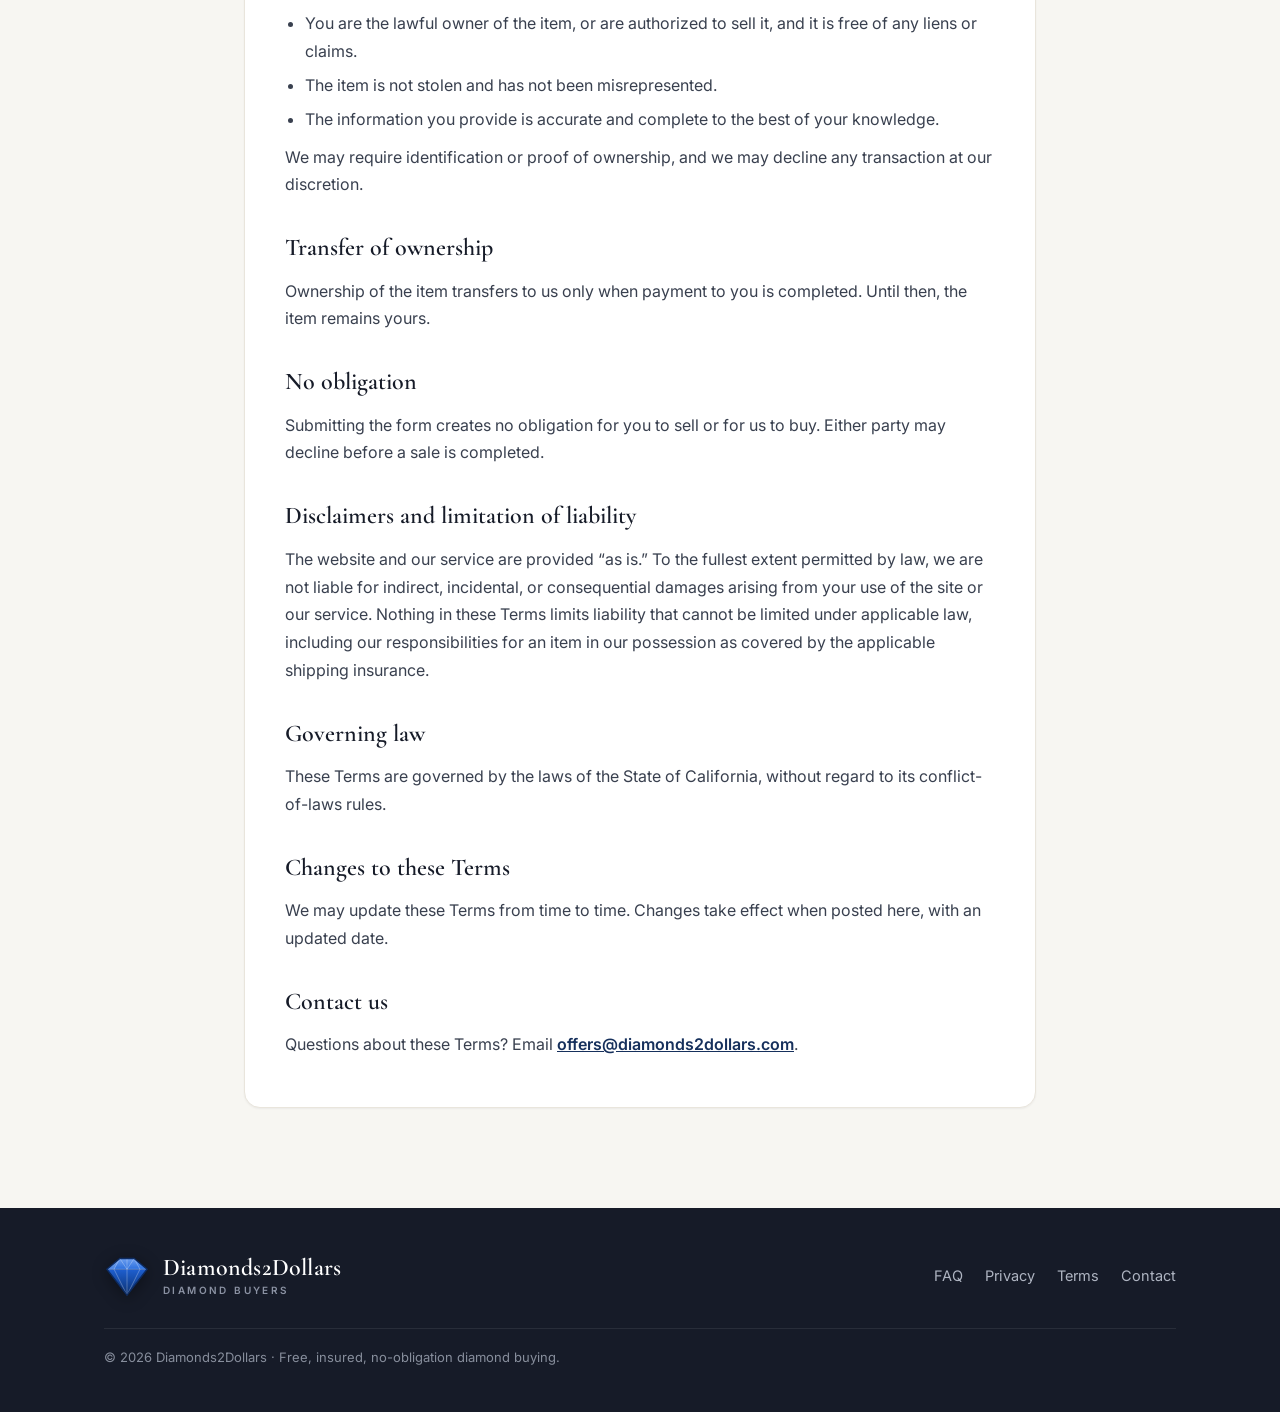
<file: terms.html>
<!DOCTYPE html>
<html lang="en">
<head>
<meta charset="UTF-8">
<meta name="viewport" content="width=device-width, initial-scale=1.0">
<title>Terms of Service — Diamonds2Dollars</title>
<meta name="description" content="The terms that govern selling your diamond jewelry to Diamonds2Dollars, including valuations, shipping, returns, and payment.">
<link rel="canonical" href="https://diamonds2dollars.com/terms.html">
<meta property="og:type" content="website">
<meta property="og:site_name" content="Diamonds2Dollars">
<meta property="og:title" content="Terms of Service — Diamonds2Dollars">
<meta property="og:description" content="The terms that govern selling your diamond jewelry to Diamonds2Dollars, including valuations, shipping, returns, and payment.">
<meta property="og:url" content="https://diamonds2dollars.com/terms.html">
<meta property="og:image" content="https://diamonds2dollars.com/og.png">
<meta name="twitter:card" content="summary_large_image">
<meta name="twitter:image" content="https://diamonds2dollars.com/og.png">
<meta name="theme-color" content="#16305c">
<link rel="icon" href="/favicon.svg" type="image/svg+xml">
<link rel="apple-touch-icon" href="/apple-touch-icon.png">
<link rel="manifest" href="/manifest.webmanifest">
<link rel="preconnect" href="https://fonts.googleapis.com">
<link rel="preconnect" href="https://fonts.gstatic.com" crossorigin>
<link href="https://fonts.googleapis.com/css2?family=Cormorant+Garamond:wght@500;600;700&family=Inter:wght@400;500;600;700&display=swap" rel="stylesheet">
<link rel="stylesheet" href="/styles.css">
</head>
<body>
<header>
  <div class="wrap nav">
    <a class="brand" href="/">
      <div class="logo" aria-label="Diamonds2Dollars"><svg viewBox="0 0 64 64" role="img" aria-hidden="true"><defs><linearGradient id="d2dCrown" x1="0" y1="0" x2="0" y2="1"><stop offset="0" stop-color="#6ea0f0"/><stop offset="1" stop-color="#2b6fdd"/></linearGradient><linearGradient id="d2dPav" x1="0" y1="0" x2="0" y2="1"><stop offset="0" stop-color="#1e5fd0"/><stop offset="1" stop-color="#0c3170"/></linearGradient></defs><path d="M4,24 L22,9 L42,9 L60,24 Z" fill="url(#d2dCrown)"/><path d="M4,24 L60,24 L32,60 Z" fill="url(#d2dPav)"/><path d="M4,24 L22,9 L14,24 Z" fill="#ffffff" fill-opacity=".14"/><g fill="none" stroke="#ffffff" stroke-opacity=".38" stroke-width="1" stroke-linejoin="round"><path d="M4,24 L60,24"/><path d="M22,9 L42,9"/><path d="M22,9 L14,24"/><path d="M42,9 L50,24"/><path d="M32,9 L32,24"/><path d="M22,9 L32,24"/><path d="M42,9 L32,24"/><path d="M14,24 L32,60"/><path d="M32,24 L32,60"/><path d="M50,24 L32,60"/></g><path d="M4,24 L22,9 L42,9 L60,24 L32,60 Z" fill="none" stroke="#0c2a60" stroke-width="2" stroke-linejoin="round"/></svg></div>
      <div>Diamonds2Dollars<small>Diamond Buyers</small></div>
    </a>
    <div class="nav-links">
      <a href="/faq.html">FAQ</a>
      <a class="cta" href="/#valuation">Get My Offer</a>
    </div>
  </div>
</header>
<section class="page">
  <div class="wrap">
    <a class="back" href="/">&larr; Back to home</a>
    <h1>Terms of Service</h1>
    <p class="updated">Last updated: August 14, 2026</p>
    <div class="prose">
      <p>These Terms govern your use of diamonds2dollars.com and the sale of diamond jewelry to Diamonds2Dollars (&ldquo;we,&rdquo; &ldquo;us,&rdquo; or &ldquo;our&rdquo;). By submitting the form or selling an item to us, you agree to these Terms.</p>

      <h2>What we do</h2>
      <p>We buy diamonds and diamond jewelry from the public. You submit details and photos, and we provide a valuation and, if we're interested, an offer to purchase.</p>

      <h2>Valuations and offers</h2>
      <p>Any price we quote based on your online submission is an <strong>estimate</strong>, not a binding offer. It is based solely on the information and photos you provide. Our <strong>final offer is confirmed only after our gemologists inspect the item in person</strong>. If the item differs from your description, our final offer may change, and you are free to accept or decline it.</p>

      <h2>Offer terms</h2>
      <p>Each offer we make is based on the information and documentation you provide and is valid for a limited time (by default, 7 days) unless we state otherwise. Offers are personal to you, are not transferable, and are subject to final confirmation when we inspect the item. We may withdraw or revise an offer if the item differs from its description.</p>

      <h2>Shipping and insurance</h2>
      <p>If you accept an offer, we provide a <strong>prepaid, insured, overnight shipping label</strong> at no cost to you. Please follow the packing instructions we provide. Insurance coverage applies as described at the time we send your label.</p>

      <h2>Inspection and returns</h2>
      <p>After we receive your item, our gemologists in California inspect it and confirm our final offer within 1 business day of delivery. If you decline the final offer for any reason, we will return your item to you and <strong>pay the return shipping</strong>. Title to the item remains yours until payment is completed.</p>

      <h2>Payment</h2>
      <p>If you accept our final offer, we pay by <strong>Zelle</strong> or <strong>check</strong>, at your choice, after we have received and confirmed the item. Payment timing may vary based on the method selected and verification.</p>

      <h2>Your representations</h2>
      <p>By selling to us, you represent and warrant that:</p>
      <ul>
        <li>You are at least 18 years old.</li>
        <li>You are the lawful owner of the item, or are authorized to sell it, and it is free of any liens or claims.</li>
        <li>The item is not stolen and has not been misrepresented.</li>
        <li>The information you provide is accurate and complete to the best of your knowledge.</li>
      </ul>
      <p>We may require identification or proof of ownership, and we may decline any transaction at our discretion.</p>

      <h2>Transfer of ownership</h2>
      <p>Ownership of the item transfers to us only when payment to you is completed. Until then, the item remains yours.</p>

      <h2>No obligation</h2>
      <p>Submitting the form creates no obligation for you to sell or for us to buy. Either party may decline before a sale is completed.</p>

      <h2>Disclaimers and limitation of liability</h2>
      <p>The website and our service are provided &ldquo;as is.&rdquo; To the fullest extent permitted by law, we are not liable for indirect, incidental, or consequential damages arising from your use of the site or our service. Nothing in these Terms limits liability that cannot be limited under applicable law, including our responsibilities for an item in our possession as covered by the applicable shipping insurance.</p>

      <h2>Governing law</h2>
      <p>These Terms are governed by the laws of the State of California, without regard to its conflict-of-laws rules.</p>

      <h2>Changes to these Terms</h2>
      <p>We may update these Terms from time to time. Changes take effect when posted here, with an updated date.</p>

      <h2>Contact us</h2>
      <p>Questions about these Terms? Email <a href="mailto:offers@diamonds2dollars.com">offers@diamonds2dollars.com</a>.</p>
    </div>
  </div>
</section>
<footer>
  <div class="wrap foot-grid">
    <a class="brand" href="/"><div class="logo" aria-label="Diamonds2Dollars"><svg viewBox="0 0 64 64" role="img" aria-hidden="true"><defs><linearGradient id="d2dCrown" x1="0" y1="0" x2="0" y2="1"><stop offset="0" stop-color="#6ea0f0"/><stop offset="1" stop-color="#2b6fdd"/></linearGradient><linearGradient id="d2dPav" x1="0" y1="0" x2="0" y2="1"><stop offset="0" stop-color="#1e5fd0"/><stop offset="1" stop-color="#0c3170"/></linearGradient></defs><path d="M4,24 L22,9 L42,9 L60,24 Z" fill="url(#d2dCrown)"/><path d="M4,24 L60,24 L32,60 Z" fill="url(#d2dPav)"/><path d="M4,24 L22,9 L14,24 Z" fill="#ffffff" fill-opacity=".14"/><g fill="none" stroke="#ffffff" stroke-opacity=".38" stroke-width="1" stroke-linejoin="round"><path d="M4,24 L60,24"/><path d="M22,9 L42,9"/><path d="M22,9 L14,24"/><path d="M42,9 L50,24"/><path d="M32,9 L32,24"/><path d="M22,9 L32,24"/><path d="M42,9 L32,24"/><path d="M14,24 L32,60"/><path d="M32,24 L32,60"/><path d="M50,24 L32,60"/></g><path d="M4,24 L22,9 L42,9 L60,24 L32,60 Z" fill="none" stroke="#0c2a60" stroke-width="2" stroke-linejoin="round"/></svg></div><div>Diamonds2Dollars<small>Diamond Buyers</small></div></a>
    <div class="foot-links">
      <a href="/faq.html">FAQ</a>
      <a href="/privacy.html">Privacy</a>
      <a href="/terms.html">Terms</a>
      <a href="mailto:offers@diamonds2dollars.com">Contact</a>
    </div>
    <div>&copy; <span id="yr"></span> Diamonds2Dollars &middot; Free, insured, no-obligation diamond buying.</div>
  </div>
</footer>
<script src="/config.js"></script>
</body>
</html>
</file>
<file: styles.css>
/* =============================================================
   Diamonds2Dollars — Design system
   Elegant serif display + clean sans UI. Restrained, premium,
   trustworthy. Line icons, generous whitespace, hairline rules.
   ============================================================= */
:root{
  --font-display:"Cormorant Garamond", Georgia, "Times New Roman", serif;
  --font-sans:"Inter", -apple-system, BlinkMacSystemFont, "Segoe UI", Roboto, Helvetica, Arial, sans-serif;

  --bg:#f7f6f2;          /* warm ivory */
  --paper:#ffffff;
  --panel:#fbfaf7;
  --ink:#161b28;         /* near-black navy for text */
  --ink-soft:#39404f;
  --muted:#6b7180;
  --line:#e9e5dc;        /* warm hairline */
  --line-strong:#d9d4c8;

  --navy:#16305c;        /* primary */
  --navy-2:#22467f;
  --navy-soft:#eef2f8;
  --gold:#b0894f;        /* used sparingly, as a hairline accent */
  --ok:#1f7a52;
  --danger:#b23c3c;

  --radius:14px;
  --shadow-sm:0 1px 2px rgba(20,26,40,.05);
  --shadow:0 1px 2px rgba(20,26,40,.04), 0 14px 34px rgba(20,26,40,.07);
  --maxw:1120px;
}
*{box-sizing:border-box}
html{scroll-behavior:smooth}
html,body{max-width:100%;overflow-x:hidden}
body{
  margin:0;
  font-family:var(--font-sans);
  color:var(--ink);
  background:var(--bg);
  line-height:1.6;
  font-size:16px;
  -webkit-font-smoothing:antialiased;
  text-rendering:optimizeLegibility;
}
[hidden]{display:none !important}
a{color:inherit}
img,svg{max-width:100%}
.wrap{max-width:var(--maxw);margin:0 auto;padding:0 24px}

/* Icons */
.icn,.tic svg,.ic svg,.cl-ic svg,.wz-cardopt .ic svg,.wz-drop .ico svg,.step-ic svg{
  fill:none;stroke:var(--navy);stroke-width:1.6;stroke-linecap:round;stroke-linejoin:round;
}

/* ---------- Buttons ---------- */
.btn{
  display:inline-flex;align-items:center;justify-content:center;gap:8px;
  font-family:var(--font-sans);font-weight:600;font-size:15px;letter-spacing:.2px;
  padding:14px 26px;border-radius:9px;text-decoration:none;cursor:pointer;border:1px solid transparent;
  transition:background .15s,border-color .15s,color .15s,transform .05s;
}
.btn:active{transform:translateY(1px)}
.btn-gold{background:var(--navy);color:#fff;border-color:var(--navy)}
.btn-gold:hover{background:var(--navy-2);border-color:var(--navy-2)}
.btn-ghost{background:var(--paper);border-color:var(--line-strong);color:var(--ink)}
.btn-ghost:hover{border-color:var(--navy);color:var(--navy)}

/* ---------- Top announcement bar ---------- */
.topbar{background:var(--ink);color:#d7dbe4}
.topbar .wrap{display:flex;align-items:center;justify-content:center;gap:26px;height:38px;
  font-size:12px;letter-spacing:1.4px;text-transform:uppercase;font-weight:500}
.topbar span{display:inline-flex;align-items:center;gap:8px;white-space:nowrap}
.topbar b{color:#fff;font-weight:600}
.topbar .sep{width:4px;height:4px;border-radius:50%;background:var(--gold);opacity:.9}
@media (max-width:720px){ .topbar .wrap > *:nth-child(n+2){display:none} }

/* ---------- Header ---------- */
header{position:sticky;top:0;z-index:30;background:rgba(247,246,242,.86);backdrop-filter:saturate(140%) blur(10px);border-bottom:1px solid var(--line)}
.nav{display:flex;align-items:center;justify-content:space-between;height:76px}
.brand{display:flex;align-items:center;gap:13px;text-decoration:none;color:var(--ink)}
.brand > div:last-child{font-family:var(--font-display);font-weight:600;font-size:24px;letter-spacing:.2px;line-height:1}
.brand small{display:block;font-family:var(--font-sans);font-weight:600;color:var(--muted);font-size:10px;letter-spacing:2.4px;text-transform:uppercase;margin-top:5px}
.logo{width:46px;height:46px;flex:0 0 auto;display:grid;place-items:center}
.logo svg{width:46px;height:46px;display:block}
.nav-links{display:flex;align-items:center;gap:28px}
.nav-links a{color:var(--ink-soft);text-decoration:none;font-weight:500;font-size:14.5px}
.nav-links a:hover{color:var(--navy)}
.nav-phone{color:var(--ink-soft);text-decoration:none;font-weight:600;font-size:14px}
.nav-phone:hover{color:var(--navy)}
.nav-links .cta{background:var(--navy);color:#fff;padding:11px 20px;border-radius:9px;font-weight:600}
.nav-links .cta:hover{background:var(--navy-2);color:#fff}

/* ---------- Eyebrow / section heads ---------- */
.eyebrow{display:inline-flex;align-items:center;gap:12px;font-size:12px;letter-spacing:2.4px;text-transform:uppercase;color:var(--navy);font-weight:600}
.eyebrow::before{content:"";width:28px;height:1px;background:var(--gold)}
.section-head{text-align:center;max-width:620px;margin:0 auto 40px}
.section-head h2{font-family:var(--font-display);font-weight:600;font-size:clamp(30px,4vw,44px);line-height:1.1;margin:0 0 12px;color:var(--ink);letter-spacing:.2px}
.section-head p{color:var(--muted);margin:0;font-size:16.5px}

/* ---------- Hero ---------- */
.hero{padding:84px 0 60px}
.hero-grid{display:grid;grid-template-columns:1.08fr .92fr;gap:56px;align-items:center}
.hero h1{font-family:var(--font-display);font-weight:600;font-size:clamp(44px,6vw,72px);line-height:1.02;letter-spacing:.2px;margin:22px 0 20px;color:var(--ink)}
.hero h1 span{color:var(--navy);display:block}
.lede{font-size:19px;line-height:1.65;color:var(--ink-soft);max-width:52ch}
.hero-cta{display:flex;gap:14px;flex-wrap:wrap;margin-top:30px}
.assur{display:flex;flex-wrap:wrap;gap:14px 26px;margin-top:32px;padding-top:26px;border-top:1px solid var(--line)}
.assur .a{display:flex;align-items:center;gap:9px;color:var(--ink-soft);font-size:14.5px}
.assur .a svg{width:18px;height:18px;stroke:var(--ok);stroke-width:2;fill:none}
/* keep old badge markup working too */
.badges{display:flex;gap:22px;margin-top:30px;flex-wrap:wrap}
.badge{display:flex;align-items:center;gap:9px;color:var(--ink-soft);font-size:14.5px}
.badge b{color:var(--ink)}
.dot{width:7px;height:7px;border-radius:50%;background:var(--ok)}

.hero-card{background:var(--paper);border:1px solid var(--line);border-radius:18px;padding:32px;box-shadow:var(--shadow)}
.hero-card h3{font-family:var(--font-display);font-weight:600;font-size:23px;margin:0 0 4px;color:var(--ink)}
.hero-card > p{margin:0 0 22px;color:var(--muted);font-size:14.5px}
.steps{display:grid;gap:18px}
.step{display:flex;gap:16px;align-items:flex-start}
.step .n{width:34px;height:34px;flex:0 0 auto;border-radius:50%;display:grid;place-items:center;border:1px solid var(--line-strong);color:var(--navy);font-weight:600;font-size:14px;font-family:var(--font-sans)}
.step b{display:block;font-size:15.5px;color:var(--ink);margin-bottom:2px}
.step small{color:var(--muted);font-size:13.5px;line-height:1.55}

/* ---------- Trust facts band ---------- */
.strip{border-top:1px solid var(--line);border-bottom:1px solid var(--line);background:var(--paper)}
.strip .wrap{display:grid;grid-template-columns:repeat(4,1fr);gap:0}
.stat{padding:30px 26px;border-right:1px solid var(--line)}
.stat:last-child{border-right:none}
.stat b{display:block;font-family:var(--font-display);font-size:26px;font-weight:600;color:var(--navy);margin-bottom:3px}
.stat span{color:var(--muted);font-size:13.5px}

/* ---------- Card grids (trust / offer) ---------- */
.trust-section{padding:82px 0 20px}
.trust-grid{display:grid;grid-template-columns:repeat(3,1fr);gap:22px}
.trust-card{background:var(--paper);border:1px solid var(--line);border-radius:16px;padding:30px}
.trust-card .tic,.offer-card .ic{width:50px;height:50px;border-radius:12px;border:1px solid var(--line);display:grid;place-items:center;background:var(--panel);margin-bottom:18px}
.trust-card .tic svg,.offer-card .ic svg{width:24px;height:24px}
.trust-card h3,.offer-card h3{font-family:var(--font-display);font-weight:600;font-size:21px;margin:0 0 7px;color:var(--ink)}
.trust-card p,.offer-card p{margin:0;color:var(--muted);font-size:15px;line-height:1.62}

.offer-section{padding:82px 0 20px}
.offer-grid{display:grid;grid-template-columns:repeat(3,1fr);gap:22px}
.offer-card{background:var(--paper);border:1px solid var(--line);border-radius:16px;padding:30px}

/* ---------- Reviews (hidden until real) ---------- */
.reviews-section{padding:60px 0}
.review-grid{display:grid;grid-template-columns:repeat(3,1fr);gap:22px}
.review{background:var(--paper);border:1px solid var(--line);border-radius:16px;padding:26px;margin:0}
.review blockquote{margin:0 0 12px;font-family:var(--font-display);font-size:19px;line-height:1.5;color:var(--ink)}
.review figcaption{color:var(--muted);font-size:13px;font-weight:600}
@media (max-width:860px){ .review-grid{grid-template-columns:1fr} }

/* ---------- Contact ---------- */
.contact-section{padding:82px 0 20px}
.contact-grid{display:grid;grid-template-columns:1.15fr .85fr;gap:24px;align-items:stretch}
.contact-grid > div{background:var(--paper);border:1px solid var(--line);border-radius:18px;padding:34px 36px}
.contact-grid h2{font-family:var(--font-display);font-weight:600;font-size:clamp(26px,3vw,34px);margin:0 0 12px;color:var(--ink)}
.contact-grid > div > p{color:var(--muted);margin:0;font-size:16px}
.contact-list{list-style:none;padding:0;margin:22px 0 0;display:grid;gap:14px}
.contact-list li{display:flex;align-items:center;gap:13px;color:var(--ink);font-size:15px}
.contact-list a{color:var(--navy);font-weight:600;text-decoration:none}
.cl-ic{width:22px;display:grid;place-items:center}
.cl-ic svg{width:18px;height:18px}
.contact-cta{background:var(--navy);text-align:center;display:flex;flex-direction:column;justify-content:center;border-color:var(--navy) !important}
.contact-cta h3{font-family:var(--font-display);font-weight:600;margin:0 0 8px;font-size:24px;color:#fff}
.contact-cta p{margin:0 0 20px;color:#c9d3e4}
.contact-cta .btn-gold{background:#fff;color:var(--navy);border-color:#fff}
.contact-cta .btn-gold:hover{background:#eef2f8}
@media (max-width:860px){ .contact-grid{grid-template-columns:1fr} }

/* ---------- Internal SEO links ---------- */
.links-section{padding:50px 0 10px}
.links-title{font-size:12px;text-transform:uppercase;letter-spacing:2px;color:var(--muted);font-weight:600;margin:0 0 16px;text-align:center}
.links-row{display:flex;flex-wrap:wrap;gap:10px 12px;justify-content:center}
.links-row a{color:var(--ink-soft);text-decoration:none;font-weight:500;font-size:14px;border:1px solid var(--line);background:var(--paper);border-radius:999px;padding:9px 17px}
.links-row a:hover{border-color:var(--navy);color:var(--navy)}

/* ---------- Footer (dark, premium) ---------- */
footer{background:var(--ink);color:#c3c8d3;margin-top:80px;padding:44px 0}
.foot-grid{display:flex;justify-content:space-between;gap:22px;flex-wrap:wrap;align-items:center}
footer .brand{color:#fff}
footer .brand small{color:#8b92a3}
footer .brand .logo svg{filter:drop-shadow(0 3px 8px rgba(0,0,0,.4))}
.foot-links{display:flex;gap:22px;flex-wrap:wrap}
.foot-links a{color:#aeb4c1;text-decoration:none;font-size:14.5px}
.foot-links a:hover{color:#fff}
.foot-grid > div:last-child{font-size:13px;color:#878e9c;width:100%;padding-top:18px;border-top:1px solid rgba(255,255,255,.08);margin-top:8px}

/* =========================================================
   Secondary content pages (FAQ / Privacy / Terms / landers)
   ========================================================= */
.page{padding:64px 0 20px}
.page > .wrap{max-width:840px}
.back{display:inline-flex;align-items:center;gap:7px;color:var(--navy);text-decoration:none;font-weight:600;font-size:14px;margin-bottom:22px}
.back:hover{text-decoration:underline}
.page h1{font-family:var(--font-display);font-weight:600;font-size:clamp(34px,5vw,52px);line-height:1.05;margin:0 0 8px;color:var(--ink);letter-spacing:.2px}
.page .updated{color:var(--muted);font-size:13px;margin:0 0 30px}
.lead{font-size:19px;color:var(--ink-soft);max-width:64ch;margin:0 0 28px;line-height:1.6}
.prose{background:var(--paper);border:1px solid var(--line);border-radius:16px;padding:38px 40px;box-shadow:var(--shadow-sm)}
.prose h2{font-family:var(--font-display);font-weight:600;font-size:24px;margin:30px 0 8px;color:var(--ink)}
.prose h2:first-child{margin-top:0}
.prose h3{font-size:16px;margin:20px 0 4px;color:var(--ink)}
.prose p,.prose li{color:var(--ink-soft);font-size:16px;line-height:1.74}
.prose p{margin:10px 0}
.prose ul{padding-left:20px;margin:10px 0}
.prose li{margin:6px 0}
.prose a{color:var(--navy);font-weight:600}
.prose strong{color:var(--ink)}

/* FAQ */
.faq{display:grid;gap:14px;max-width:840px}
.faq details{background:var(--paper);border:1px solid var(--line);border-radius:14px;overflow:hidden}
.faq summary{cursor:pointer;list-style:none;padding:20px 24px;font-weight:600;font-size:17px;color:var(--ink);display:flex;justify-content:space-between;align-items:center;gap:16px}
.faq summary::-webkit-details-marker{display:none}
.faq summary::after{content:"";width:11px;height:11px;border-right:2px solid var(--navy);border-bottom:2px solid var(--navy);transform:rotate(45deg);transition:transform .2s;flex:0 0 auto;margin-right:4px}
.faq details[open] summary::after{transform:rotate(-135deg)}
.faq .a{padding:0 24px 20px;color:var(--ink-soft);font-size:15.5px;line-height:1.72}
.faq .a p{margin:0 0 8px}
.faq .a p:last-child{margin-bottom:0}

/* =========================================================
   Multi-step wizard
   ========================================================= */
.wizard{max-width:780px;margin:0 auto}
.wz-noscript{background:var(--paper);border:1px solid var(--line);border-radius:14px;padding:20px;text-align:center;color:var(--muted)}
.wz-progress{margin-bottom:16px}
.wz-progress-label{font-size:12px;letter-spacing:1.4px;text-transform:uppercase;color:var(--muted);font-weight:600;margin-bottom:9px}
.wz-bar{height:4px;background:var(--line);border-radius:999px;overflow:hidden}
.wz-bar-fill{height:100%;background:var(--navy);border-radius:999px;transition:width .35s ease}
.wz-card{background:var(--paper);border:1px solid var(--line);border-radius:18px;padding:34px;box-shadow:var(--shadow)}
.wz-title{font-family:var(--font-display);font-weight:600;font-size:28px;margin:0 0 6px;color:var(--ink)}
.wz-intro{margin:0 0 24px;color:var(--muted);font-size:15.5px;line-height:1.6}
.wz-fields{display:grid;grid-template-columns:1fr 1fr;gap:18px}
.wz-field{display:flex;flex-direction:column;gap:8px}
.wz-field.full{grid-column:1/-1}
.wz-field label{font-size:14px;font-weight:600;color:var(--ink)}
.wz-field label .req{color:var(--gold)}
.wz-field .hint{font-weight:400;color:var(--muted);font-size:12px}
.wz-field input,.wz-field select,.wz-field textarea{width:100%;padding:14px 15px;border-radius:10px;font-size:16px;color:var(--ink);background:var(--paper);border:1px solid var(--line-strong);outline:none;font-family:inherit;transition:border-color .15s,box-shadow .15s}
.wz-field textarea{min-height:104px;resize:vertical}
.wz-field input:focus,.wz-field select:focus,.wz-field textarea:focus{border-color:var(--navy);box-shadow:0 0 0 3px rgba(22,48,92,.12)}
.wz-field select{appearance:none;background-image:url("data:image/svg+xml,%3Csvg xmlns='http://www.w3.org/2000/svg' width='12' height='8' viewBox='0 0 12 8'%3E%3Cpath fill='%236b7180' d='M6 8 0 0h12z'/%3E%3C/svg%3E");background-repeat:no-repeat;background-position:right 15px center;padding-right:38px}
.wz-err{color:var(--danger);font-size:12.5px}
.wz-field.invalid input,.wz-field.invalid select,.wz-field.invalid textarea{border-color:var(--danger)}
.wz-cards{display:grid;grid-template-columns:1fr 1fr;gap:12px}
.wz-cardopt{display:flex;align-items:center;gap:14px;padding:18px;border:1px solid var(--line-strong);border-radius:12px;background:var(--paper);cursor:pointer;font-size:15.5px;font-weight:600;color:var(--ink);text-align:left;transition:.15s}
.wz-cardopt .ic{width:38px;height:38px;border-radius:10px;display:grid;place-items:center;background:var(--panel);border:1px solid var(--line);flex:0 0 auto}
.wz-cardopt .ic svg{width:20px;height:20px}
.wz-cardopt:hover{border-color:var(--navy)}
.wz-cardopt.on{border-color:var(--navy);background:var(--navy-soft);box-shadow:inset 0 0 0 1px var(--navy)}
@media (max-width:560px){ .wz-cards{grid-template-columns:1fr} }
.wz-pills{display:flex;flex-wrap:wrap;gap:10px}
.wz-pill{padding:11px 18px;border:1px solid var(--line-strong);border-radius:999px;background:var(--paper);cursor:pointer;font-size:14px;color:var(--ink);transition:.15s}
.wz-pill:hover{border-color:var(--navy)}
.wz-pill.on{border-color:var(--navy);background:var(--navy-soft);color:var(--navy);font-weight:600}
.wz-consent{display:flex;gap:13px;align-items:flex-start;font-weight:400;color:var(--muted);font-size:13.5px;line-height:1.6}
.wz-consent input{width:20px;height:20px;margin-top:1px;flex:0 0 auto;accent-color:var(--navy)}
.wz-upload{display:flex;flex-direction:column;gap:10px}
.wz-drop{display:flex;flex-direction:column;align-items:center;justify-content:center;gap:4px;border:1.5px dashed var(--line-strong);border-radius:12px;padding:22px;background:var(--panel);cursor:pointer;text-align:center;transition:.15s}
.wz-drop:hover,.wz-drop.drag{border-color:var(--navy);background:var(--navy-soft)}
.wz-drop .ico svg{width:22px;height:22px}
.wz-drop b{font-size:14px;color:var(--ink)}
.wz-drop small{color:var(--muted);font-size:12px}
.wz-previews{display:grid;grid-template-columns:repeat(auto-fill,minmax(84px,1fr));gap:10px}
.wz-previews:empty{display:none}
.wz-thumb{position:relative;border-radius:10px;overflow:hidden;border:1px solid var(--line);aspect-ratio:1;background:var(--panel)}
.wz-thumb img{width:100%;height:100%;object-fit:cover;display:block}
.wz-doc{width:100%;height:100%;display:grid;place-items:center;font-weight:700;color:var(--navy);font-size:13px}
.wz-thumb button{position:absolute;top:5px;right:5px;width:22px;height:22px;border-radius:50%;border:none;cursor:pointer;background:rgba(22,27,40,.72);color:#fff;font-size:13px;line-height:1;display:grid;place-items:center}
.wz-review{border:1px solid var(--line);border-radius:12px;overflow:hidden}
.wz-review > div{display:flex;justify-content:space-between;gap:16px;padding:13px 18px;font-size:14.5px;border-bottom:1px solid var(--line)}
.wz-review > div:last-child{border-bottom:none}
.wz-review span:first-child{color:var(--muted)}
.wz-review span:last-child{color:var(--ink);font-weight:600;text-align:right}
.wz-nav{display:flex;justify-content:space-between;align-items:center;gap:14px;margin-top:28px}
.wz-back{background:var(--paper);border:1px solid var(--line-strong);color:var(--ink)}
.wz-back:hover{border-color:var(--navy);color:var(--navy)}
.wz-submit-err{color:var(--danger);font-size:13.5px;margin-top:12px;text-align:center}
.wz-done{background:var(--paper);border:1px solid var(--line);border-radius:18px;padding:52px 28px;text-align:center;box-shadow:var(--shadow)}
.wz-check{width:64px;height:64px;border-radius:50%;margin:0 auto 20px;display:grid;place-items:center;background:rgba(31,122,82,.1);border:1px solid rgba(31,122,82,.3)}
.wz-check svg{width:30px;height:30px;stroke:var(--ok);stroke-width:2.4;fill:none}
.wz-done h3{font-family:var(--font-display);font-weight:600;font-size:28px;margin:0 0 8px;color:var(--ink)}
.wz-done p{color:var(--muted);max-width:48ch;margin:0 auto 16px}
.wz-ref{background:var(--navy-soft);border:1px solid #d5e0f0;border-radius:12px;padding:18px;margin:10px auto;max-width:300px;color:var(--muted);font-size:12px;letter-spacing:1px;text-transform:uppercase}
.wz-ref b{display:block;font-family:var(--font-sans);color:var(--navy);font-size:24px;letter-spacing:2px;margin-top:6px;text-transform:none}
.wz-note{font-size:13px}
@media (max-width:560px){ .wz-fields{grid-template-columns:1fr} .wz-card{padding:22px} }

/* ---------- Responsive ---------- */
@media (max-width:900px){
  .hero-grid{grid-template-columns:1fr;gap:40px}
  .trust-grid,.offer-grid{grid-template-columns:1fr}
}
@media (max-width:760px){
  .strip .wrap{grid-template-columns:1fr 1fr}
  .stat:nth-child(2){border-right:none}
  .stat:nth-child(1),.stat:nth-child(2){border-bottom:1px solid var(--line)}
}
@media (max-width:640px){
  .nav{height:64px}
  .nav-links{gap:12px}
  .nav-links a:not(.cta){display:none}
  .brand{gap:10px}
  .brand > div:last-child{font-size:18px}
  .brand small{font-size:9px;letter-spacing:2px}
  .logo,.logo svg{width:38px;height:38px}
  .nav-links .cta{white-space:nowrap;padding:10px 15px;font-size:13.5px}
  .hero{padding:44px 0 38px}
  .hero h1{font-size:clamp(38px,11vw,52px)}
  .prose{padding:26px 22px}
}

  /* Buttons keep their own text color even inside .prose article text */
  .prose a.btn-gold{color:#fff}
  .prose a.btn-gold:hover{color:#fff}
  .prose a.btn-ghost{color:var(--ink)}
  .prose a.btn{text-decoration:none;font-weight:600}

  /* ===== "Safe from the moment you ship" band ===== */
  .safe-section{background:var(--navy-soft);border-top:1px solid var(--line);border-bottom:1px solid var(--line);padding:74px 0}
  .safe-foot{text-align:center;color:var(--ink-soft);font-size:15.5px;margin:30px auto 0;max-width:62ch}
</file>
